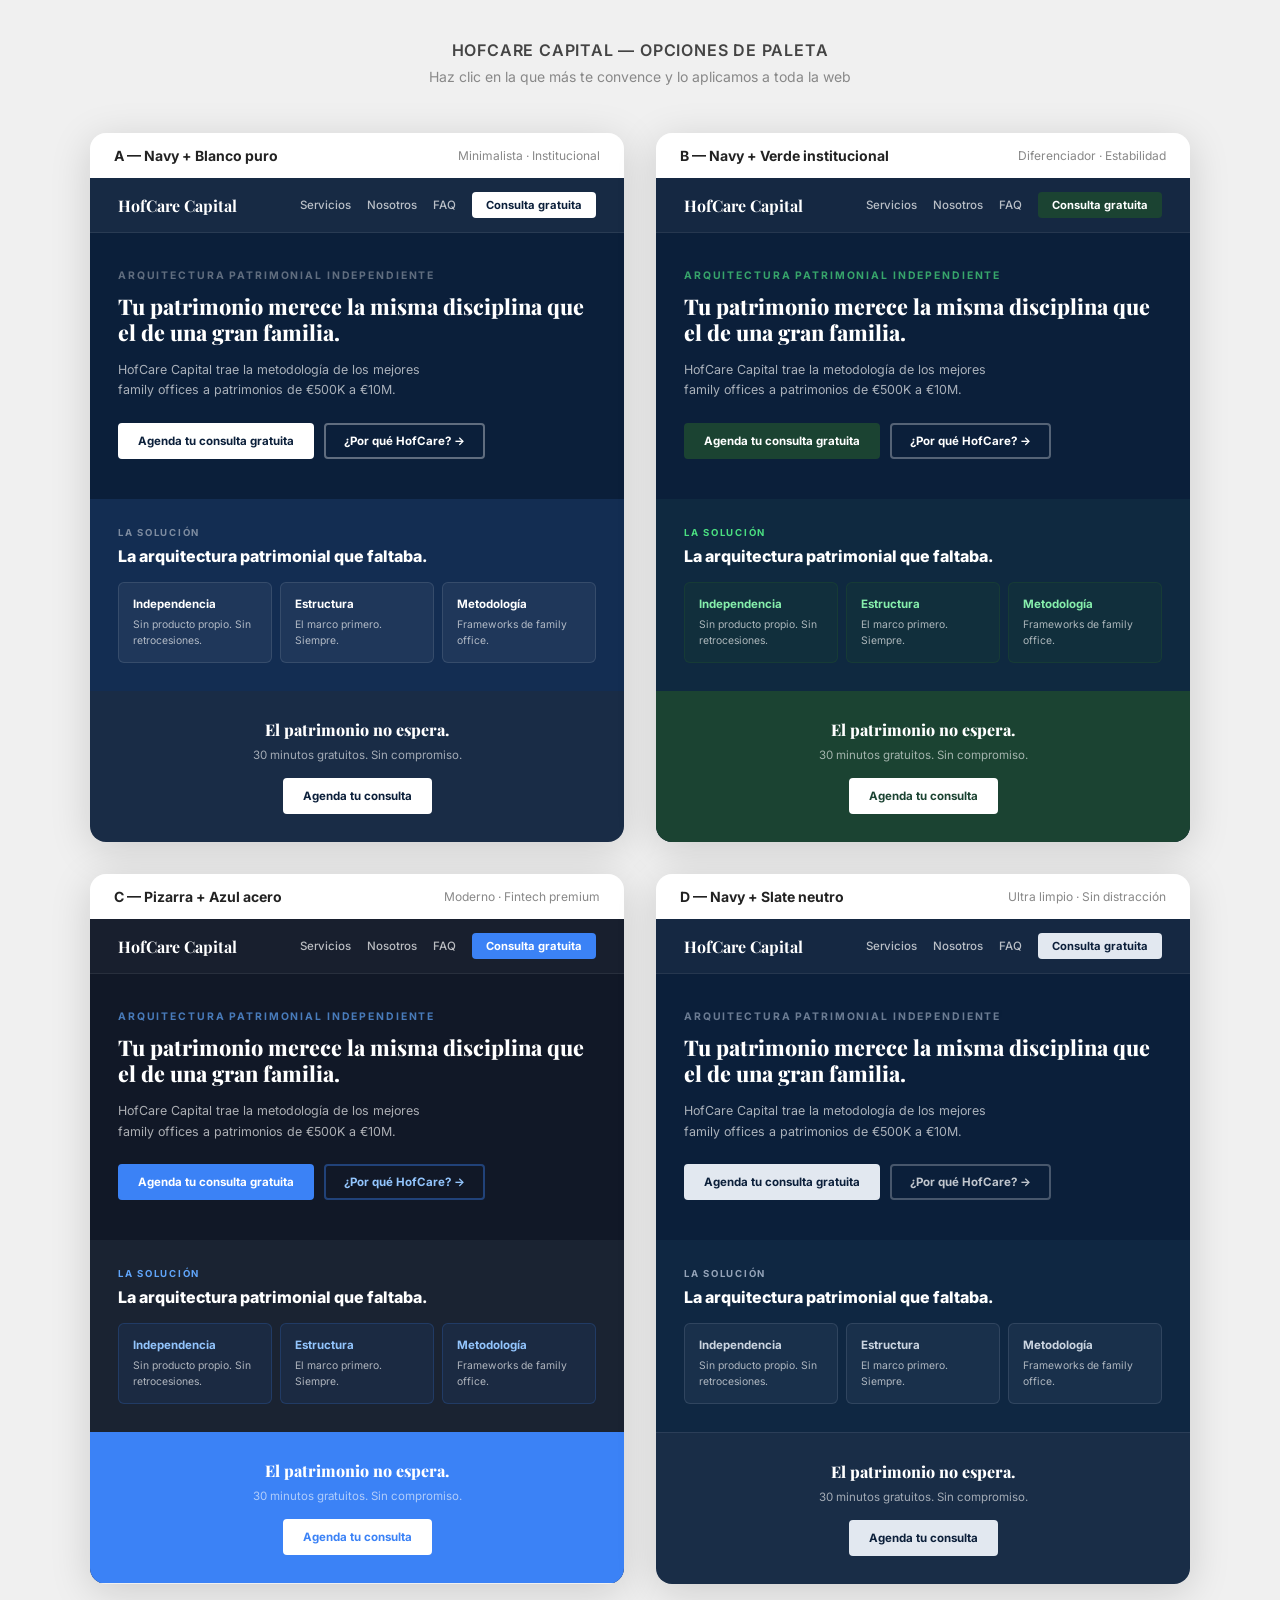
<file: paletas.html>
<!DOCTYPE html>
<html lang="es">
<head>
  <meta charset="UTF-8"/>
  <meta name="viewport" content="width=device-width, initial-scale=1.0"/>
  <title>HofCare Capital — Opciones de Color</title>
  <link rel="preconnect" href="https://fonts.googleapis.com"/>
  <link href="https://fonts.googleapis.com/css2?family=Inter:wght@400;500;600;700;800&family=Playfair+Display:wght@700;800&display=swap" rel="stylesheet"/>
  <style>
    * { box-sizing: border-box; margin: 0; padding: 0; }
    body { font-family: 'Inter', sans-serif; background: #F0F0F0; padding: 40px 24px; }

    h1 { text-align: center; font-size: 1rem; font-weight: 600; color: #444; margin-bottom: 8px; letter-spacing: 0.05em; text-transform: uppercase; }
    .subtitle { text-align: center; font-size: 0.875rem; color: #888; margin-bottom: 48px; }

    .grid { display: grid; grid-template-columns: repeat(2, 1fr); gap: 32px; max-width: 1100px; margin: 0 auto; }

    .option { border-radius: 16px; overflow: hidden; box-shadow: 0 8px 40px rgba(0,0,0,0.15); }
    .option__label { background: white; padding: 14px 24px; display: flex; align-items: center; justify-content: space-between; }
    .option__label h2 { font-size: 0.875rem; font-weight: 700; color: #222; }
    .option__label span { font-size: 0.75rem; color: #888; }

    /* ── PREVIEW MINI SITE ── */
    .preview { }

    /* NAV */
    .p-nav { padding: 14px 28px; display: flex; align-items: center; justify-content: space-between; }
    .p-logo { font-family: 'Playfair Display', serif; font-size: 1rem; font-weight: 700; }
    .p-nav-links { display: flex; gap: 16px; align-items: center; }
    .p-nav-links span { font-size: 0.72rem; font-weight: 500; opacity: 0.7; }
    .p-btn-sm { font-size: 0.7rem; font-weight: 700; padding: 6px 14px; border-radius: 4px; }

    /* HERO */
    .p-hero { padding: 36px 28px 40px; }
    .p-eyebrow { font-size: 0.65rem; font-weight: 700; letter-spacing: 0.18em; text-transform: uppercase; margin-bottom: 12px; opacity: 0.7; }
    .p-headline { font-family: 'Playfair Display', serif; font-size: 1.35rem; font-weight: 800; line-height: 1.2; margin-bottom: 14px; }
    .p-sub { font-size: 0.78rem; line-height: 1.65; margin-bottom: 22px; opacity: 0.65; max-width: 340px; }
    .p-ctas { display: flex; gap: 10px; flex-wrap: wrap; }
    .p-btn { font-size: 0.72rem; font-weight: 700; padding: 9px 18px; border-radius: 4px; border: 2px solid transparent; }

    /* SECTION */
    .p-section { padding: 28px 28px; }
    .p-section-label { font-size: 0.6rem; font-weight: 700; letter-spacing: 0.18em; text-transform: uppercase; margin-bottom: 8px; }
    .p-section-title { font-size: 1rem; font-weight: 800; margin-bottom: 16px; line-height: 1.25; }
    .p-cards { display: grid; grid-template-columns: repeat(3, 1fr); gap: 8px; }
    .p-card { border-radius: 6px; padding: 14px; border: 1px solid; }
    .p-card h4 { font-size: 0.72rem; font-weight: 700; margin-bottom: 6px; }
    .p-card p { font-size: 0.65rem; line-height: 1.5; opacity: 0.65; }

    /* DIVIDER */
    .p-div { height: 1px; margin: 0 28px; opacity: 0.12; background: currentColor; }

    /* CTA BANNER */
    .p-cta-banner { padding: 28px; text-align: center; }
    .p-cta-banner h3 { font-family: 'Playfair Display', serif; font-size: 1rem; font-weight: 800; margin-bottom: 8px; }
    .p-cta-banner p { font-size: 0.72rem; opacity: 0.6; margin-bottom: 16px; }

    /* ══════════════════════════════════════════
       PALETTE A — Navy + Blanco puro (Minimal)
    ══════════════════════════════════════════ */
    .pal-a { background: #0B1F3A; color: white; }
    .pal-a .p-nav { background: rgba(255,255,255,0.05); border-bottom: 1px solid rgba(255,255,255,0.08); }
    .pal-a .p-logo { color: white; }
    .pal-a .p-btn-sm { background: white; color: #0B1F3A; border-radius: 4px; }
    .pal-a .p-eyebrow { color: rgba(255,255,255,0.5); }
    .pal-a .p-headline { color: white; }
    .pal-a .p-section-label { color: rgba(255,255,255,0.45); }
    .pal-a .p-section-title { color: white; }
    .pal-a .p-section { background: #132d52; }
    .pal-a .p-card { background: rgba(255,255,255,0.05); border-color: rgba(255,255,255,0.1); color: white; }
    .pal-a .p-card h4 { color: white; }
    .pal-a .p-btn-primary { background: white; color: #0B1F3A; border-color: white; }
    .pal-a .p-btn-secondary { background: transparent; color: white; border-color: rgba(255,255,255,0.35); }
    .pal-a .p-cta-banner { background: rgba(255,255,255,0.06); }
    .pal-a .p-cta-banner h3 { color: white; }
    .pal-a .p-cta-banner-btn { background: white; color: #0B1F3A; border-color: white; }

    /* ══════════════════════════════════════════
       PALETTE B — Navy + Verde Pizarra
    ══════════════════════════════════════════ */
    .pal-b { background: #0B1F3A; color: white; }
    .pal-b .p-nav { background: rgba(255,255,255,0.04); border-bottom: 1px solid rgba(255,255,255,0.07); }
    .pal-b .p-logo { color: white; }
    .pal-b .p-btn-sm { background: #1B4332; color: white; }
    .pal-b .p-eyebrow { color: #4ade80; letter-spacing: 0.18em; }
    .pal-b .p-headline { color: white; }
    .pal-b .p-section-label { color: #4ade80; }
    .pal-b .p-section-title { color: white; }
    .pal-b .p-section { background: #0f2940; }
    .pal-b .p-card { background: rgba(27,67,50,0.25); border-color: rgba(27,67,50,0.6); color: white; }
    .pal-b .p-card h4 { color: #86efac; }
    .pal-b .p-btn-primary { background: #1B4332; color: white; border-color: #1B4332; }
    .pal-b .p-btn-secondary { background: transparent; color: white; border-color: rgba(255,255,255,0.3); }
    .pal-b .p-cta-banner { background: #1B4332; }
    .pal-b .p-cta-banner h3 { color: white; }
    .pal-b .p-cta-banner-btn { background: white; color: #1B4332; border-color: white; }

    /* ══════════════════════════════════════════
       PALETTE C — Gris Pizarra + Azul Acero
    ══════════════════════════════════════════ */
    .pal-c { background: #111827; color: white; }
    .pal-c .p-nav { background: rgba(255,255,255,0.03); border-bottom: 1px solid rgba(255,255,255,0.07); }
    .pal-c .p-logo { color: white; }
    .pal-c .p-btn-sm { background: #3B82F6; color: white; }
    .pal-c .p-eyebrow { color: #60a5fa; }
    .pal-c .p-headline { color: white; }
    .pal-c .p-section-label { color: #60a5fa; }
    .pal-c .p-section-title { color: white; }
    .pal-c .p-section { background: #1a2332; }
    .pal-c .p-card { background: rgba(59,130,246,0.08); border-color: rgba(59,130,246,0.2); color: white; }
    .pal-c .p-card h4 { color: #93c5fd; }
    .pal-c .p-btn-primary { background: #3B82F6; color: white; border-color: #3B82F6; }
    .pal-c .p-btn-secondary { background: transparent; color: #93c5fd; border-color: rgba(59,130,246,0.4); }
    .pal-c .p-cta-banner { background: #3B82F6; }
    .pal-c .p-cta-banner h3 { color: white; }
    .pal-c .p-cta-banner-btn { background: white; color: #3B82F6; border-color: white; }

    /* ══════════════════════════════════════════
       PALETTE D — Navy + Slate (sin acento, ultra limpio)
    ══════════════════════════════════════════ */
    .pal-d { background: #0B1F3A; color: white; }
    .pal-d .p-nav { background: rgba(255,255,255,0.04); border-bottom: 1px solid rgba(255,255,255,0.07); }
    .pal-d .p-logo { color: white; }
    .pal-d .p-btn-sm { background: #E2E8F0; color: #0B1F3A; }
    .pal-d .p-eyebrow { color: #94a3b8; }
    .pal-d .p-headline { color: white; }
    .pal-d .p-section-label { color: #94a3b8; }
    .pal-d .p-section-title { color: white; }
    .pal-d .p-section { background: #0f2742; }
    .pal-d .p-card { background: rgba(148,163,184,0.08); border-color: rgba(148,163,184,0.18); color: white; }
    .pal-d .p-card h4 { color: #CBD5E1; }
    .pal-d .p-btn-primary { background: #E2E8F0; color: #0B1F3A; border-color: #E2E8F0; }
    .pal-d .p-btn-secondary { background: transparent; color: rgba(255,255,255,0.75); border-color: rgba(255,255,255,0.25); }
    .pal-d .p-cta-banner { background: rgba(148,163,184,0.1); border-top: 1px solid rgba(148,163,184,0.15); }
    .pal-d .p-cta-banner h3 { color: white; }
    .pal-d .p-cta-banner-btn { background: #E2E8F0; color: #0B1F3A; border-color: #E2E8F0; }

    @media (max-width: 768px) {
      .grid { grid-template-columns: 1fr; }
    }
  </style>
</head>
<body>

<h1>HofCare Capital — Opciones de Paleta</h1>
<p class="subtitle">Haz clic en la que más te convence y lo aplicamos a toda la web</p>

<div class="grid">

  <!-- ── OPCIÓN A: NAVY + BLANCO PURO ── -->
  <div class="option">
    <div class="option__label">
      <h2>A — Navy + Blanco puro</h2>
      <span>Minimalista · Institucional</span>
    </div>
    <div class="preview pal-a">
      <nav class="p-nav">
        <div class="p-logo">HofCare Capital</div>
        <div class="p-nav-links">
          <span>Servicios</span><span>Nosotros</span><span>FAQ</span>
          <div class="p-btn-sm">Consulta gratuita</div>
        </div>
      </nav>
      <div class="p-hero">
        <p class="p-eyebrow">Arquitectura Patrimonial Independiente</p>
        <h2 class="p-headline">Tu patrimonio merece la misma disciplina que el de una gran familia.</h2>
        <p class="p-sub">HofCare Capital trae la metodología de los mejores family offices a patrimonios de €500K a €10M.</p>
        <div class="p-ctas">
          <div class="p-btn p-btn-primary">Agenda tu consulta gratuita</div>
          <div class="p-btn p-btn-secondary">¿Por qué HofCare? →</div>
        </div>
      </div>
      <div class="p-section">
        <p class="p-section-label">La solución</p>
        <p class="p-section-title">La arquitectura patrimonial que faltaba.</p>
        <div class="p-cards">
          <div class="p-card"><h4>Independencia</h4><p>Sin producto propio. Sin retrocesiones.</p></div>
          <div class="p-card"><h4>Estructura</h4><p>El marco primero. Siempre.</p></div>
          <div class="p-card"><h4>Metodología</h4><p>Frameworks de family office.</p></div>
        </div>
      </div>
      <div class="p-cta-banner">
        <h3>El patrimonio no espera.</h3>
        <p>30 minutos gratuitos. Sin compromiso.</p>
        <div class="p-btn p-cta-banner-btn" style="display:inline-block;">Agenda tu consulta</div>
      </div>
    </div>
  </div>

  <!-- ── OPCIÓN B: NAVY + VERDE PIZARRA ── -->
  <div class="option">
    <div class="option__label">
      <h2>B — Navy + Verde institucional</h2>
      <span>Diferenciador · Estabilidad</span>
    </div>
    <div class="preview pal-b">
      <nav class="p-nav">
        <div class="p-logo">HofCare Capital</div>
        <div class="p-nav-links">
          <span>Servicios</span><span>Nosotros</span><span>FAQ</span>
          <div class="p-btn-sm">Consulta gratuita</div>
        </div>
      </nav>
      <div class="p-hero">
        <p class="p-eyebrow">Arquitectura Patrimonial Independiente</p>
        <h2 class="p-headline">Tu patrimonio merece la misma disciplina que el de una gran familia.</h2>
        <p class="p-sub">HofCare Capital trae la metodología de los mejores family offices a patrimonios de €500K a €10M.</p>
        <div class="p-ctas">
          <div class="p-btn p-btn-primary">Agenda tu consulta gratuita</div>
          <div class="p-btn p-btn-secondary">¿Por qué HofCare? →</div>
        </div>
      </div>
      <div class="p-section">
        <p class="p-section-label">La solución</p>
        <p class="p-section-title">La arquitectura patrimonial que faltaba.</p>
        <div class="p-cards">
          <div class="p-card"><h4>Independencia</h4><p>Sin producto propio. Sin retrocesiones.</p></div>
          <div class="p-card"><h4>Estructura</h4><p>El marco primero. Siempre.</p></div>
          <div class="p-card"><h4>Metodología</h4><p>Frameworks de family office.</p></div>
        </div>
      </div>
      <div class="p-cta-banner">
        <h3>El patrimonio no espera.</h3>
        <p>30 minutos gratuitos. Sin compromiso.</p>
        <div class="p-btn p-cta-banner-btn" style="display:inline-block;">Agenda tu consulta</div>
      </div>
    </div>
  </div>

  <!-- ── OPCIÓN C: PIZARRA + AZUL ACERO ── -->
  <div class="option">
    <div class="option__label">
      <h2>C — Pizarra + Azul acero</h2>
      <span>Moderno · Fintech premium</span>
    </div>
    <div class="preview pal-c">
      <nav class="p-nav">
        <div class="p-logo">HofCare Capital</div>
        <div class="p-nav-links">
          <span>Servicios</span><span>Nosotros</span><span>FAQ</span>
          <div class="p-btn-sm">Consulta gratuita</div>
        </div>
      </nav>
      <div class="p-hero">
        <p class="p-eyebrow">Arquitectura Patrimonial Independiente</p>
        <h2 class="p-headline">Tu patrimonio merece la misma disciplina que el de una gran familia.</h2>
        <p class="p-sub">HofCare Capital trae la metodología de los mejores family offices a patrimonios de €500K a €10M.</p>
        <div class="p-ctas">
          <div class="p-btn p-btn-primary">Agenda tu consulta gratuita</div>
          <div class="p-btn p-btn-secondary">¿Por qué HofCare? →</div>
        </div>
      </div>
      <div class="p-section">
        <p class="p-section-label">La solución</p>
        <p class="p-section-title">La arquitectura patrimonial que faltaba.</p>
        <div class="p-cards">
          <div class="p-card"><h4>Independencia</h4><p>Sin producto propio. Sin retrocesiones.</p></div>
          <div class="p-card"><h4>Estructura</h4><p>El marco primero. Siempre.</p></div>
          <div class="p-card"><h4>Metodología</h4><p>Frameworks de family office.</p></div>
        </div>
      </div>
      <div class="p-cta-banner">
        <h3>El patrimonio no espera.</h3>
        <p>30 minutos gratuitos. Sin compromiso.</p>
        <div class="p-btn p-cta-banner-btn" style="display:inline-block;">Agenda tu consulta</div>
      </div>
    </div>
  </div>

  <!-- ── OPCIÓN D: NAVY + SLATE NEUTRO ── -->
  <div class="option">
    <div class="option__label">
      <h2>D — Navy + Slate neutro</h2>
      <span>Ultra limpio · Sin distracción</span>
    </div>
    <div class="preview pal-d">
      <nav class="p-nav">
        <div class="p-logo">HofCare Capital</div>
        <div class="p-nav-links">
          <span>Servicios</span><span>Nosotros</span><span>FAQ</span>
          <div class="p-btn-sm">Consulta gratuita</div>
        </div>
      </nav>
      <div class="p-hero">
        <p class="p-eyebrow">Arquitectura Patrimonial Independiente</p>
        <h2 class="p-headline">Tu patrimonio merece la misma disciplina que el de una gran familia.</h2>
        <p class="p-sub">HofCare Capital trae la metodología de los mejores family offices a patrimonios de €500K a €10M.</p>
        <div class="p-ctas">
          <div class="p-btn p-btn-primary">Agenda tu consulta gratuita</div>
          <div class="p-btn p-btn-secondary">¿Por qué HofCare? →</div>
        </div>
      </div>
      <div class="p-section">
        <p class="p-section-label">La solución</p>
        <p class="p-section-title">La arquitectura patrimonial que faltaba.</p>
        <div class="p-cards">
          <div class="p-card"><h4>Independencia</h4><p>Sin producto propio. Sin retrocesiones.</p></div>
          <div class="p-card"><h4>Estructura</h4><p>El marco primero. Siempre.</p></div>
          <div class="p-card"><h4>Metodología</h4><p>Frameworks de family office.</p></div>
        </div>
      </div>
      <div class="p-cta-banner">
        <h3>El patrimonio no espera.</h3>
        <p>30 minutos gratuitos. Sin compromiso.</p>
        <div class="p-btn p-cta-banner-btn" style="display:inline-block;">Agenda tu consulta</div>
      </div>
    </div>
  </div>

</div>

</body>
</html>
</file>
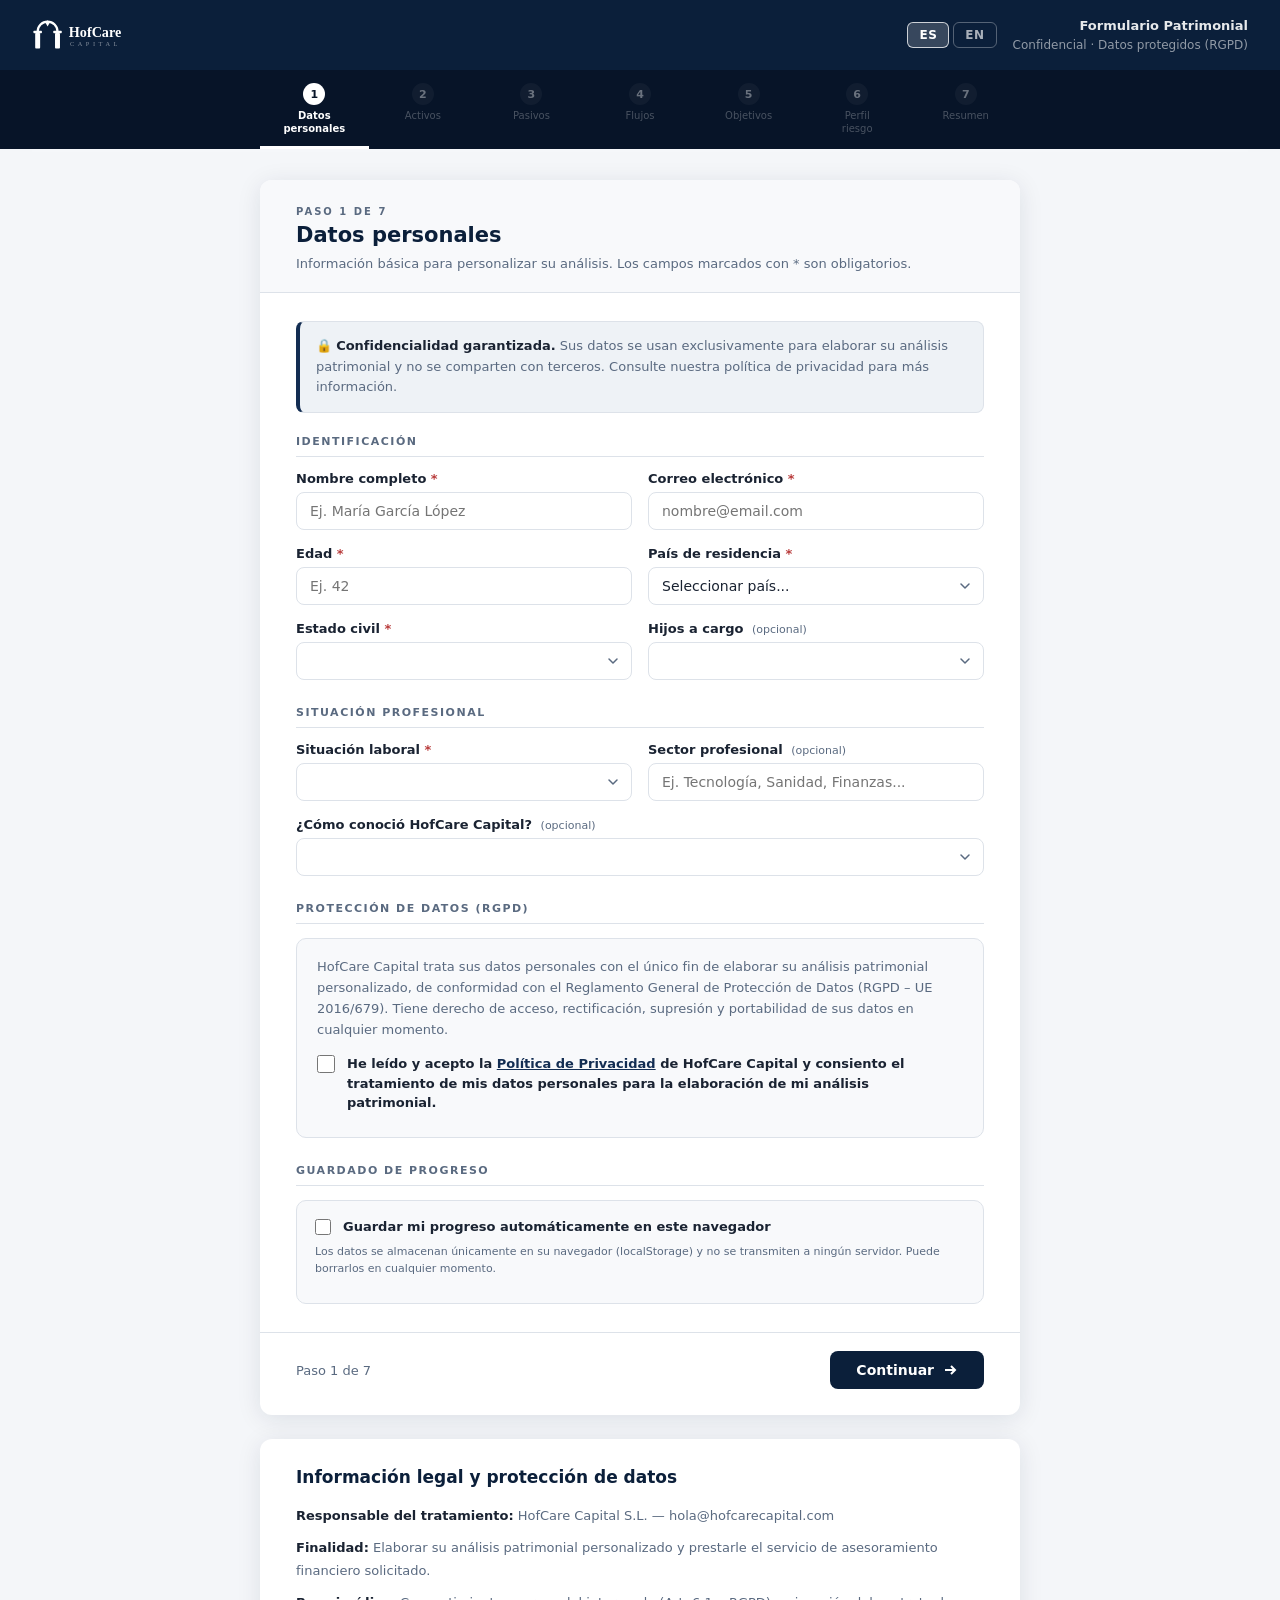
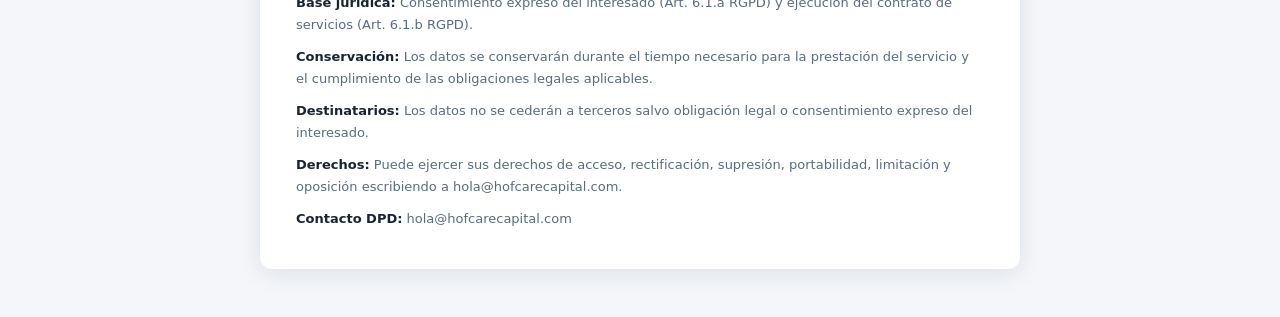
<file: hofcare-web/onboarding.html>
<!DOCTYPE html>
<html lang="es">
<head>
<meta charset="UTF-8"/>
<meta name="viewport" content="width=device-width, initial-scale=1.0"/>
<title id="pageTitle">Formulario de Onboarding · HofCare Capital</title>
<link rel="icon" type="image/svg+xml" href="data:image/svg+xml,%3Csvg xmlns='http://www.w3.org/2000/svg' viewBox='0 0 54 56'%3E%3Crect width='54' height='56' rx='6' fill='%230B1F3A'/%3E%3Crect x='4' y='24' width='13' height='4.5' rx='1.2' fill='white'/%3E%3Crect x='7' y='27.5' width='7' height='24' rx='1.5' fill='white'/%3E%3Crect x='37' y='24' width='13' height='4.5' rx='1.2' fill='white'/%3E%3Crect x='40' y='27.5' width='7' height='24' rx='1.5' fill='white'/%3E%3Cpath d='M10.5 25.5 A16.5 16.5 0 0 1 43.5 25.5' stroke='white' stroke-width='3.5' fill='none' stroke-linecap='round'/%3E%3Cpolygon points='27,5 30,10 27,15 24,10' fill='white'/%3E%3C/svg%3E"/>
<style>
:root{
  --navy:#0B1F3A;--navy-mid:#132d52;--navy-dark:#071428;--navy-light:#EEF2F6;
  --white:#FFFFFF;--off-white:#F8F9FB;--border:#DDE2E9;--dark:#1A2332;
  --mid:#5A6A80;--light:#F4F6F9;--green:#1E7F5E;--red:#B83A3A;
  --radius:12px;--shadow:0 4px 24px rgba(11,31,58,.10);
}
*{box-sizing:border-box;margin:0;padding:0}
body{font-family:'Segoe UI',system-ui,sans-serif;background:var(--light);color:var(--dark);min-height:100vh;display:flex;flex-direction:column}
a{color:inherit;text-decoration:none}

/* HEADER */
.header{background:var(--navy);padding:16px 32px;display:flex;align-items:center;justify-content:space-between;flex-shrink:0}
.header-logo svg{height:34px;width:auto;display:block}
.header-right{display:flex;align-items:center;gap:16px}
.header-badge{font-size:12px;color:rgba(255,255,255,.55);text-align:right;line-height:1.5}
.header-badge strong{color:rgba(255,255,255,.9);font-weight:600;display:block;font-size:13px}

/* LANG SELECTOR */
.lang-sel{display:flex;gap:4px}
.lang-btn{background:none;border:1.5px solid rgba(255,255,255,.3);color:rgba(255,255,255,.65);font-size:12px;font-weight:700;padding:5px 11px;border-radius:6px;cursor:pointer;font-family:inherit;transition:all .15s;letter-spacing:.5px}
.lang-btn.active{background:rgba(255,255,255,.18);border-color:rgba(255,255,255,.75);color:white}
.lang-btn:hover:not(.active){border-color:rgba(255,255,255,.55);color:rgba(255,255,255,.85)}

/* AUTOSAVE TOAST */
.toast{position:fixed;bottom:24px;right:24px;background:var(--navy);color:white;font-size:13px;font-weight:600;padding:10px 18px;border-radius:8px;box-shadow:0 4px 16px rgba(11,31,58,.3);transform:translateY(80px);opacity:0;transition:all .3s ease;z-index:999;display:flex;align-items:center;gap:8px}
.toast.visible{transform:translateY(0);opacity:1}
.toast-dot{width:8px;height:8px;border-radius:50%;background:#4ade80;flex-shrink:0}

/* RESTORE BANNER */
.restore-banner{background:var(--navy-light);border:1px solid var(--border);border-left:4px solid var(--navy-mid);border-radius:8px;padding:13px 18px;font-size:13px;color:var(--dark);margin-bottom:20px;display:none;align-items:center;justify-content:space-between;gap:12px}
.restore-banner.visible{display:flex}
.restore-banner-left{display:flex;align-items:center;gap:10px;font-weight:600}
.restore-banner-actions{display:flex;gap:8px;flex-shrink:0}
.btn-restore-yes{background:var(--navy);color:white;border:none;border-radius:6px;padding:7px 14px;font-size:12px;font-weight:700;cursor:pointer;font-family:inherit}
.btn-restore-no{background:none;border:1.5px solid var(--border);color:var(--mid);border-radius:6px;padding:7px 14px;font-size:12px;font-weight:600;cursor:pointer;font-family:inherit}

/* PROGRESS */
.progress-wrap{background:var(--navy-dark);padding:0 32px}
.progress-steps{display:flex;align-items:stretch;max-width:760px;margin:0 auto}
.progress-step{flex:1;padding:13px 6px 11px;text-align:center;border-bottom:3px solid transparent;transition:border-color .2s,opacity .2s;opacity:.4;user-select:none}
.progress-step.active{border-color:var(--white);opacity:1}
.progress-step.done{border-color:rgba(255,255,255,.35);opacity:.7;cursor:pointer}
.progress-step .step-num{display:inline-flex;align-items:center;justify-content:center;width:22px;height:22px;border-radius:50%;background:rgba(255,255,255,.1);color:white;font-size:11px;font-weight:700;margin-bottom:4px}
.progress-step.done .step-num{background:var(--navy-light);color:var(--navy-dark)}
.progress-step.active .step-num{background:var(--white);color:var(--navy-dark)}
.progress-step .step-label{font-size:10px;color:rgba(255,255,255,.65);line-height:1.3;display:block}
.progress-step.active .step-label{color:white;font-weight:600}
.progress-bar-track{background:rgba(255,255,255,.08);height:3px;margin:0 32px}
.progress-bar-fill{height:100%;background:var(--white);transition:width .4s ease}

/* MAIN */
.main{flex:1;padding:28px 16px 48px;display:flex;flex-direction:column;align-items:center;gap:24px}
.form-card{background:var(--white);border-radius:var(--radius);box-shadow:var(--shadow);width:100%;max-width:760px;overflow:hidden}

/* SECTION HEADER */
.section-header{padding:26px 36px 18px;border-bottom:1px solid var(--border);background:var(--off-white)}
.section-tag{font-size:10px;font-weight:700;letter-spacing:2px;color:var(--mid);text-transform:uppercase;margin-bottom:5px}
.section-title{font-size:21px;font-weight:700;color:var(--navy);line-height:1.3}
.section-subtitle{font-size:13px;color:var(--mid);margin-top:5px;line-height:1.5}

/* FORM BODY */
.form-body{padding:28px 36px}

/* FIELD GROUPS */
.field-group{margin-bottom:26px}
.field-group-title{font-size:11px;font-weight:700;letter-spacing:1.5px;color:var(--mid);text-transform:uppercase;margin-bottom:14px;padding-bottom:8px;border-bottom:1px solid var(--border)}
.grid-2{display:grid;grid-template-columns:1fr 1fr;gap:16px}
.grid-3{display:grid;grid-template-columns:1fr 1fr 1fr;gap:16px}
.full{grid-column:1/-1}

/* LABELS */
label{display:block;font-size:13px;font-weight:600;color:var(--dark);margin-bottom:6px}
label .opt{font-weight:400;color:var(--mid);font-size:11px;margin-left:4px}
label.req::after{content:' *';color:var(--red);font-weight:700}

/* INPUTS */
input[type="text"],input[type="number"],input[type="email"],select,textarea{
  width:100%;padding:10px 13px;border:1.5px solid var(--border);border-radius:8px;
  font-size:14px;color:var(--dark);background:var(--white);
  transition:border-color .15s,box-shadow .15s;
  -webkit-appearance:none;appearance:none;outline:none;font-family:inherit
}
input:focus,select:focus,textarea:focus{border-color:var(--navy-mid);box-shadow:0 0 0 3px rgba(19,45,82,.1)}
select{background-image:url("data:image/svg+xml,%3Csvg xmlns='http://www.w3.org/2000/svg' viewBox='0 0 16 16'%3E%3Cpath d='M4 6l4 4 4-4' stroke='%235A6A80' stroke-width='1.5' fill='none' stroke-linecap='round' stroke-linejoin='round'/%3E%3C/svg%3E");background-repeat:no-repeat;background-position:right 10px center;background-size:16px;padding-right:34px}
textarea{resize:vertical;min-height:90px;line-height:1.5}

/* VALIDATION */
.field-error{border-color:var(--red)!important;box-shadow:0 0 0 3px rgba(184,58,58,.1)!important}
.err-msg{font-size:12px;color:var(--red);margin-top:5px;display:none;font-weight:500}
.err-msg.show{display:block}

/* CURRENCY */
.currency-wrap{position:relative}
.currency-wrap .currency-sym{position:absolute;left:11px;top:50%;transform:translateY(-50%);font-size:14px;color:var(--mid);pointer-events:none}
.currency-wrap input{padding-left:26px}

/* RANGE */
.range-wrap{padding-top:4px}
input[type="range"]{width:100%;-webkit-appearance:none;height:6px;border-radius:3px;background:var(--border);outline:none;cursor:pointer;border:none;padding:0;box-shadow:none}
input[type="range"]::-webkit-slider-thumb{-webkit-appearance:none;width:20px;height:20px;border-radius:50%;background:var(--navy);border:3px solid white;box-shadow:0 2px 6px rgba(11,31,58,.3);cursor:pointer}
input[type="range"]:focus{box-shadow:none}
.range-labels{display:flex;justify-content:space-between;font-size:11px;color:var(--mid);margin-top:6px}
.range-value{font-size:14px;font-weight:700;color:var(--navy);margin-top:4px;text-align:center}

/* RISK CARDS */
.risk-cards{display:grid;grid-template-columns:repeat(3,1fr);gap:12px}
.risk-card{border:2px solid var(--border);border-radius:10px;padding:16px 14px;cursor:pointer;transition:border-color .2s,background .2s;text-align:center;position:relative}
.risk-card input[type="radio"]{position:absolute;opacity:0;pointer-events:none}
.risk-card:hover{border-color:var(--navy-mid);background:var(--off-white)}
.risk-card.selected{border-color:var(--navy);background:var(--navy-light)}
.risk-card .risk-icon{font-size:28px;margin-bottom:8px;display:block}
.risk-card .risk-name{font-size:13px;font-weight:700;color:var(--dark);margin-bottom:4px}
.risk-card .risk-desc{font-size:11px;color:var(--mid);line-height:1.4}
.risk-error-msg{font-size:12px;color:var(--red);margin-top:10px;font-weight:500;display:none}
.risk-error-msg.show{display:block}

/* ASSET ROWS */
.asset-row{display:grid;grid-template-columns:1fr 155px 125px auto;gap:10px;align-items:center;margin-bottom:10px}
.asset-row-header{display:grid;grid-template-columns:1fr 155px 125px auto;gap:10px;margin-bottom:6px}
.asset-row-header span{font-size:11px;font-weight:600;color:var(--mid);text-transform:uppercase;letter-spacing:.8px}
.btn-remove{width:32px;height:32px;border:none;background:none;color:var(--mid);cursor:pointer;font-size:18px;border-radius:6px;display:flex;align-items:center;justify-content:center;transition:background .15s,color .15s;flex-shrink:0}
.btn-remove:hover{background:#fef2f2;color:var(--red)}
.btn-add-row{display:inline-flex;align-items:center;gap:6px;font-size:13px;font-weight:600;color:var(--navy-mid);background:none;border:1.5px dashed var(--border);border-radius:8px;padding:8px 14px;cursor:pointer;transition:border-color .15s,background .15s;margin-top:4px}
.btn-add-row:hover{border-color:var(--navy-mid);background:var(--off-white)}

/* OBJ TAGS */
.obj-tags{display:flex;flex-wrap:wrap;gap:8px;margin-bottom:6px}
.obj-tag{display:inline-flex;align-items:center;gap:5px;padding:7px 13px;border:1.5px solid var(--border);border-radius:20px;font-size:13px;cursor:pointer;transition:all .15s;background:var(--white);color:var(--dark);user-select:none}
.obj-tag input[type="checkbox"]{display:none}
.obj-tag:hover{border-color:var(--navy-mid);background:var(--off-white)}
.obj-tag.selected{border-color:var(--navy);background:var(--navy);color:white}

/* INFO / GDPR BOX */
.info-box{background:var(--navy-light);border:1px solid var(--border);border-left:4px solid var(--navy-mid);border-radius:8px;padding:14px 16px;font-size:13px;color:var(--mid);line-height:1.6;margin-bottom:22px}
.info-box strong{color:var(--dark)}
.gdpr-box{background:var(--off-white);border:1.5px solid var(--border);border-radius:10px;padding:18px 20px;margin-top:8px}
.gdpr-box p{font-size:13px;color:var(--mid);line-height:1.6;margin-bottom:14px}
.gdpr-check-row{display:flex;align-items:flex-start;gap:12px;cursor:pointer}
.gdpr-check-row input[type="checkbox"]{width:18px;height:18px;flex-shrink:0;margin-top:1px;cursor:pointer;accent-color:var(--navy)}
.gdpr-check-row span{font-size:13px;color:var(--dark);line-height:1.5}
.gdpr-check-row a{color:var(--navy-mid);text-decoration:underline;font-weight:600}
.gdpr-error{font-size:12px;color:var(--red);margin-top:8px;font-weight:500;display:none}
.gdpr-error.show{display:block}

/* AUTOSAVE BOX */
.autosave-box{background:var(--off-white);border:1px solid var(--border);border-radius:10px;padding:16px 18px}
.autosave-check-row{display:flex;align-items:flex-start;gap:12px;cursor:pointer;margin-bottom:6px}
.autosave-check-row input{width:16px;height:16px;flex-shrink:0;margin-top:2px;cursor:pointer;accent-color:var(--navy-mid)}
.autosave-check-row span{font-size:13px;color:var(--dark);line-height:1.5}
.autosave-note{font-size:11px;color:var(--mid);line-height:1.5;margin-top:8px}
.autosave-footer{display:flex;align-items:center;justify-content:flex-end;margin-top:10px}
.btn-clear-save{background:none;border:none;font-size:11px;color:var(--red);cursor:pointer;font-family:inherit;font-weight:600;text-decoration:underline;padding:0;display:none}
.btn-clear-save.visible{display:inline}

/* NAV */
.form-nav{padding:18px 36px 26px;display:flex;align-items:center;justify-content:space-between;border-top:1px solid var(--border)}
.btn-back{background:none;border:1.5px solid var(--border);color:var(--mid);font-size:14px;font-weight:600;padding:10px 22px;border-radius:8px;cursor:pointer;transition:all .15s;font-family:inherit;display:flex;align-items:center;gap:6px}
.btn-back:hover{border-color:var(--dark);color:var(--dark)}
.btn-next{background:var(--navy);color:white;border:none;font-size:14px;font-weight:700;padding:11px 26px;border-radius:8px;cursor:pointer;transition:background .15s;font-family:inherit;display:flex;align-items:center;gap:8px}
.btn-next:hover{background:var(--navy-mid)}
.step-counter{font-size:13px;color:var(--mid)}

/* SUMMARY */
.summary-section{margin-bottom:22px}
.summary-section-title{font-size:11px;font-weight:700;letter-spacing:1.5px;color:var(--mid);text-transform:uppercase;margin-bottom:10px}
.summary-table{width:100%;border-collapse:collapse}
.summary-table td{padding:9px 0;border-bottom:1px solid var(--border);font-size:14px;vertical-align:top}
.summary-table td:first-child{color:var(--mid);width:44%;font-size:13px}
.summary-table td:last-child{font-weight:600;color:var(--dark);padding-left:12px}
.summary-kpis{display:grid;grid-template-columns:repeat(3,1fr);gap:14px;margin-bottom:22px}
.summary-kpi{background:var(--off-white);border:1px solid var(--border);border-radius:10px;padding:16px;text-align:center}
.summary-kpi .kpi-label{font-size:11px;color:var(--mid);font-weight:600;text-transform:uppercase;letter-spacing:.8px;margin-bottom:6px}
.summary-kpi .kpi-value{font-size:20px;font-weight:800;color:var(--navy)}
.summary-kpi.positive .kpi-value{color:var(--green)}
.summary-kpi.negative .kpi-value{color:var(--red)}
.btn-copy-json,.btn-print{display:inline-flex;align-items:center;gap:8px;font-size:14px;font-weight:600;padding:11px 20px;border-radius:8px;cursor:pointer;border:none;font-family:inherit;transition:all .15s}
.btn-copy-json{background:var(--navy);color:white}
.btn-copy-json:hover{background:var(--navy-mid)}
.btn-print{background:var(--off-white);color:var(--dark);border:1.5px solid var(--border)}
.btn-print:hover{background:var(--border)}
.copy-success{background:#f0fdf4;border:1.5px solid #86efac;border-radius:8px;padding:13px 18px;font-size:13px;font-weight:600;color:#166534;margin-bottom:16px;display:none;align-items:center;gap:10px}
.copy-success.visible{display:flex}
.final-note{background:linear-gradient(135deg,var(--navy),var(--navy-mid));border-radius:10px;padding:24px;color:white;text-align:center;margin-top:22px}
.final-note h3{font-size:17px;font-weight:700;margin-bottom:8px}
.final-note p{font-size:13px;color:rgba(255,255,255,.7);line-height:1.6}

/* LEGAL SECTION */
.legal-section{background:var(--white);border-radius:var(--radius);box-shadow:var(--shadow);width:100%;max-width:760px;padding:28px 36px;scroll-margin-top:24px}
.legal-section h2{font-size:17px;font-weight:700;color:var(--navy);margin-bottom:18px}
.legal-section p{font-size:13px;color:var(--mid);line-height:1.7;margin-bottom:10px}
.legal-section strong{color:var(--dark)}
.legal-section a{color:var(--navy-mid);text-decoration:underline}

/* STEPS */
.step{display:none}
.step.active{display:block}

/* RESPONSIVE */
@media(max-width:640px){
  .header{padding:13px 18px}
  .progress-wrap,.progress-bar-track{padding:0 14px}
  .form-body,.section-header,.form-nav{padding-left:18px;padding-right:18px}
  .grid-2,.grid-3{grid-template-columns:1fr}
  .asset-row{grid-template-columns:1fr 120px;grid-template-rows:auto auto}
  .asset-row > *:nth-child(3),.asset-row > *:nth-child(4){display:none}
  .risk-cards{grid-template-columns:1fr}
  .summary-kpis{grid-template-columns:1fr 1fr}
  .progress-step .step-label{display:none}
  .restore-banner{flex-direction:column;align-items:flex-start}
  .lang-sel{gap:2px}
  .lang-btn{padding:4px 8px;font-size:11px}
}

/* SUBMIT BUTTON */
.btn-submit{background:var(--green);color:white;border:none;font-size:14px;font-weight:700;padding:11px 24px;border-radius:8px;cursor:pointer;font-family:inherit;transition:background .15s;display:inline-flex;align-items:center;gap:8px}
.btn-submit:hover{background:#166534}
.btn-submit:disabled{opacity:.6;cursor:not-allowed}

@media print{
  .header{-webkit-print-color-adjust:exact;print-color-adjust:exact}
  .progress-wrap,.progress-bar-track,.form-nav,.btn-copy-json,.btn-print,.btn-submit,.copy-success,.toast,.restore-banner,.legal-section,#submitArea,#submitSuccess,#submitError{display:none!important}
  .step{display:block!important}
  .step:not(#step7){display:none!important}
  .form-card{box-shadow:none;border:1px solid var(--border)}
  body{background:white}
  .final-note{-webkit-print-color-adjust:exact;print-color-adjust:exact}
}
</style>
</head>
<body>

<!-- TOAST -->
<div class="toast" id="toast"><span class="toast-dot"></span> <span id="toastMsg">Progreso guardado</span></div>

<!-- HEADER -->
<header class="header">
  <a href="index.html" class="header-logo">
    <svg viewBox="0 0 220 48" height="34" fill="none" xmlns="http://www.w3.org/2000/svg">
      <rect x="2" y="18" width="12" height="3.5" rx="1" fill="white"/>
      <rect x="4.5" y="21" width="7" height="22" rx="1.2" fill="white"/>
      <rect x="30" y="18" width="12" height="3.5" rx="1" fill="white"/>
      <rect x="32.5" y="21" width="7" height="22" rx="1.2" fill="white"/>
      <path d="M 8,19 A 14,14 0 0 1 36,19" stroke="white" stroke-width="3.2" fill="none" stroke-linecap="round"/>
      <polygon points="22,3 24.6,7.5 22,12 19.4,7.5" fill="white"/>
      <text x="52" y="27" font-family="Georgia,serif" font-size="20" font-weight="700" fill="white">HofCare</text>
      <text x="53.5" y="40" font-family="Georgia,serif" font-size="9" fill="rgba(255,255,255,0.5)" letter-spacing="5">CAPITAL</text>
    </svg>
  </a>
  <div class="header-right">
    <div class="lang-sel">
      <button class="lang-btn active" id="btnLangES" onclick="setLang('es')">ES</button>
      <button class="lang-btn" id="btnLangEN" onclick="setLang('en')">EN</button>
    </div>
    <div class="header-badge">
      <strong data-i18n="headerBadgeTitle">Formulario Patrimonial</strong>
      <span data-i18n="headerBadgeSubtitle">Confidencial · Datos protegidos (RGPD)</span>
    </div>
  </div>
</header>

<!-- PROGRESS -->
<div class="progress-wrap">
  <div class="progress-steps" id="progressSteps">
    <div class="progress-step active" data-step="1"><div class="step-num">1</div><span class="step-label" data-i18n-html="sl1">Datos<br>personales</span></div>
    <div class="progress-step" data-step="2"><div class="step-num">2</div><span class="step-label" data-i18n-html="sl2">Activos</span></div>
    <div class="progress-step" data-step="3"><div class="step-num">3</div><span class="step-label" data-i18n-html="sl3">Pasivos</span></div>
    <div class="progress-step" data-step="4"><div class="step-num">4</div><span class="step-label" data-i18n-html="sl4">Flujos</span></div>
    <div class="progress-step" data-step="5"><div class="step-num">5</div><span class="step-label" data-i18n-html="sl5">Objetivos</span></div>
    <div class="progress-step" data-step="6"><div class="step-num">6</div><span class="step-label" data-i18n-html="sl6">Perfil<br>riesgo</span></div>
    <div class="progress-step" data-step="7"><div class="step-num">7</div><span class="step-label" data-i18n-html="sl7">Resumen</span></div>
  </div>
</div>
<div class="progress-bar-track"><div class="progress-bar-fill" id="progressBar" style="width:0%"></div></div>

<!-- MAIN -->
<main class="main">
<div class="form-card">

<!-- ═══ STEP 1: DATOS PERSONALES ═══ -->
<div class="step active" id="step1">
  <div class="section-header">
    <div class="section-tag" data-i18n="s1tag">PASO 1 DE 7</div>
    <div class="section-title" data-i18n="s1title">Datos personales</div>
    <div class="section-subtitle" data-i18n="s1sub">Información básica para personalizar su análisis. Los campos marcados con * son obligatorios.</div>
  </div>
  <div class="form-body">

    <!-- RESTORE BANNER -->
    <div id="restoreBanner" class="restore-banner">
      <div class="restore-banner-left">💾 <span data-i18n="restoreMsg">Tiene un formulario guardado. ¿Desea recuperarlo?</span></div>
      <div class="restore-banner-actions">
        <button class="btn-restore-yes" onclick="restoreProgress()" data-i18n="restoreYes">Sí, recuperar</button>
        <button class="btn-restore-no" onclick="dismissRestore()" data-i18n="restoreNo">No, empezar de cero</button>
      </div>
    </div>

    <div class="info-box" data-i18n-html="infoBox">
      🔒 <strong>Confidencialidad garantizada.</strong> Sus datos se usan exclusivamente para elaborar su análisis patrimonial y no se comparten con terceros. Consulte nuestra <a href="#info-legal">política de privacidad</a> para más información.
    </div>

    <div class="field-group">
      <div class="field-group-title" data-i18n="fg_id">Identificación</div>
      <div class="grid-2">
        <div>
          <label class="req" for="nombre" data-i18n="lNombre">Nombre completo</label>
          <input type="text" id="nombre" data-i18n-ph="phNombre" placeholder="Ej. María García López"/>
          <div class="err-msg" id="err-nombre" data-i18n="errNombre">Este campo es obligatorio</div>
        </div>
        <div>
          <label class="req" for="email" data-i18n="lEmail">Correo electrónico</label>
          <input type="email" id="email" data-i18n-ph="phEmail" placeholder="nombre@email.com"/>
          <div class="err-msg" id="err-email" data-i18n="errEmail">Introduce un email válido</div>
        </div>
        <div>
          <label class="req" for="edad" data-i18n="lEdad">Edad</label>
          <input type="number" id="edad" data-i18n-ph="phEdad" placeholder="Ej. 42" min="18" max="99"/>
          <div class="err-msg" id="err-edad" data-i18n="errEdad">La edad debe estar entre 18 y 99 años</div>
        </div>
        <div>
          <label class="req" for="pais" data-i18n="lPais">País de residencia</label>
          <select id="pais">
            <option value=""></option>
          </select>
          <div class="err-msg" id="err-pais" data-i18n="errPais">Selecciona tu país de residencia</div>
        </div>
        <div>
          <label class="req" for="estadoCivil" data-i18n="lEstadoCivil">Estado civil</label>
          <select id="estadoCivil" data-i18n-sel="optsEstadoCivil">
            <option value=""></option>
          </select>
          <div class="err-msg" id="err-estadoCivil" data-i18n="errEstadoCivil">Selecciona tu estado civil</div>
        </div>
        <div>
          <label for="hijos"><span data-i18n="lHijos">Hijos a cargo</span> <span class="opt" data-i18n="opt">(opcional)</span></label>
          <select id="hijos" data-i18n-sel="optsHijos">
            <option value="0"></option>
          </select>
        </div>
      </div>
    </div>

    <div class="field-group">
      <div class="field-group-title" data-i18n="fg_prof">Situación profesional</div>
      <div class="grid-2">
        <div>
          <label class="req" for="situacionLaboral" data-i18n="lSituacionLaboral">Situación laboral</label>
          <select id="situacionLaboral" data-i18n-sel="optsSituacionLaboral">
            <option value=""></option>
          </select>
          <div class="err-msg" id="err-situacionLaboral" data-i18n="errSituacionLaboral">Selecciona tu situación laboral</div>
        </div>
        <div>
          <label for="sector"><span data-i18n="lSector">Sector profesional</span> <span class="opt" data-i18n="opt">(opcional)</span></label>
          <input type="text" id="sector" data-i18n-ph="phSector" placeholder="Ej. Tecnología, Sanidad, Finanzas..."/>
        </div>
        <div class="full">
          <label for="comoConocio"><span data-i18n="lComoConocio">¿Cómo conoció HofCare Capital?</span> <span class="opt" data-i18n="opt">(opcional)</span></label>
          <select id="comoConocio" data-i18n-sel="optsComoConocio">
            <option value=""></option>
          </select>
        </div>
      </div>
    </div>

    <div class="field-group">
      <div class="field-group-title" data-i18n="fg_gdpr">Protección de datos (RGPD)</div>
      <div class="gdpr-box">
        <p data-i18n-html="gdprText">HofCare Capital trata sus datos personales con el único fin de elaborar su análisis patrimonial personalizado, de conformidad con el Reglamento General de Protección de Datos (RGPD – UE 2016/679). Tiene derecho de acceso, rectificación, supresión y portabilidad de sus datos en cualquier momento.</p>
        <label class="gdpr-check-row" for="gdprConsent">
          <input type="checkbox" id="gdprConsent"/>
          <span data-i18n-html="gdprCheckLabel">He leído y acepto la <a href="#info-legal">Política de Privacidad</a> de HofCare Capital y consiento el tratamiento de mis datos personales para la elaboración de mi análisis patrimonial.</span>
        </label>
        <div class="gdpr-error" id="err-gdpr" data-i18n="gdprError">Debes aceptar la política de privacidad para continuar</div>
      </div>
    </div>

    <div class="field-group" style="margin-bottom:0">
      <div class="field-group-title" data-i18n="fg_autosave">Guardado de progreso</div>
      <div class="autosave-box">
        <label class="autosave-check-row" for="autosaveConsent">
          <input type="checkbox" id="autosaveConsent" onchange="onAutosaveConsentChange()"/>
          <span data-i18n="autosaveLabel">Guardar mi progreso automáticamente en este navegador</span>
        </label>
        <p class="autosave-note" data-i18n="autosaveNote">Los datos se almacenan únicamente en su navegador (localStorage) y no se transmiten a ningún servidor. Puede borrarlos en cualquier momento.</p>
        <div class="autosave-footer">
          <button class="btn-clear-save" id="btnClearSave" onclick="clearSaved()" data-i18n="autosaveClear">Borrar progreso guardado</button>
        </div>
      </div>
    </div>
  </div>
  <div class="form-nav">
    <div class="step-counter" data-i18n="sc1">Paso 1 de 7</div>
    <button class="btn-next" onclick="nextStep(1)"><span data-i18n="btnContinuar">Continuar</span> <svg width="16" height="16" viewBox="0 0 16 16" fill="none" stroke="currentColor" stroke-width="2"><path d="M3 8h10M9 4l4 4-4 4"/></svg></button>
  </div>
</div>

<!-- ═══ STEP 2: ACTIVOS ═══ -->
<div class="step" id="step2">
  <div class="section-header">
    <div class="section-tag" data-i18n="s2tag">PASO 2 DE 7</div>
    <div class="section-title" data-i18n="s2title">Activos patrimoniales</div>
    <div class="section-subtitle" data-i18n="s2sub">Valor aproximado de mercado de todos sus activos. Las cifras pueden ser estimadas — no se requiere exactitud contable.</div>
  </div>
  <div class="form-body">
    <div class="field-group">
      <div class="field-group-title"><span data-i18n="fg_inmuebles">Inmuebles</span> <span style="font-weight:400;text-transform:none;letter-spacing:0;font-size:12px" data-i18n="optif">(opcional)</span></div>
      <div class="asset-row-header">
        <span data-i18n="rhDesc">Descripción</span>
        <span data-i18n="rhValor">Valor mercado (€)</span>
        <span data-i18n="rhCat">Categoría</span>
        <span></span>
      </div>
      <div id="inmuebles-rows">
        <div class="asset-row">
          <input type="text" data-i18n-ph="phInmuebleDesc" placeholder="Ej. Vivienda habitual Madrid" class="asset-desc"/>
          <div class="currency-wrap"><span class="currency-sym">€</span><input type="number" placeholder="0" class="asset-valor"/></div>
          <select class="asset-cat"></select>
          <button class="btn-remove" onclick="removeRow(this)" title="Eliminar fila">×</button>
        </div>
      </div>
      <button class="btn-add-row" onclick="addRow('inmuebles-rows','inmueble')" data-i18n="addInmueble">+ Añadir inmueble</button>
    </div>

    <div class="field-group">
      <div class="field-group-title"><span data-i18n="fg_financiero">Activos financieros</span> <span style="font-weight:400;text-transform:none;letter-spacing:0;font-size:12px" data-i18n="optif">(opcional)</span></div>
      <div class="asset-row-header">
        <span data-i18n="rhDesc">Descripción</span>
        <span data-i18n="rhValorFin">Valor (€)</span>
        <span data-i18n="rhTipo">Tipo</span>
        <span></span>
      </div>
      <div id="financiero-rows">
        <div class="asset-row">
          <input type="text" data-i18n-ph="phFinancieroDesc" placeholder="Ej. Cartera de fondos ING" class="asset-desc"/>
          <div class="currency-wrap"><span class="currency-sym">€</span><input type="number" placeholder="0" class="asset-valor"/></div>
          <select class="asset-cat"></select>
          <button class="btn-remove" onclick="removeRow(this)" title="Eliminar fila">×</button>
        </div>
      </div>
      <button class="btn-add-row" onclick="addRow('financiero-rows','financiero')" data-i18n="addFinanciero">+ Añadir activo financiero</button>
    </div>

    <div class="field-group">
      <div class="field-group-title"><span data-i18n="fg_efectivo">Efectivo y liquidez</span> <span style="font-weight:400;text-transform:none;letter-spacing:0;font-size:12px" data-i18n="optif">(opcional)</span></div>
      <div class="grid-2">
        <div>
          <label for="efectivo" data-i18n="lEfectivo">Saldo en cuentas corrientes y ahorro</label>
          <div class="currency-wrap"><span class="currency-sym">€</span><input type="number" id="efectivo" placeholder="0"/></div>
        </div>
        <div>
          <label for="otrosLiquidos"><span data-i18n="lOtrosLiquidos">Otros activos líquidos</span> <span class="opt" data-i18n="optEst">(seguros, etc.)</span></label>
          <div class="currency-wrap"><span class="currency-sym">€</span><input type="number" id="otrosLiquidos" placeholder="0"/></div>
        </div>
      </div>
    </div>

    <div class="field-group">
      <div class="field-group-title"><span data-i18n="fg_otrosActivos">Otros activos</span> <span style="font-weight:400;text-transform:none;letter-spacing:0;font-size:12px" data-i18n="optif">(opcional)</span></div>
      <div class="grid-2">
        <div>
          <label for="negocio" data-i18n="lNegocio">Negocio propio — valor estimado</label>
          <div class="currency-wrap"><span class="currency-sym">€</span><input type="number" id="negocio" placeholder="0"/></div>
        </div>
        <div>
          <label for="vehiculos" data-i18n="lVehiculos">Vehículos y otros activos</label>
          <div class="currency-wrap"><span class="currency-sym">€</span><input type="number" id="vehiculos" placeholder="0"/></div>
        </div>
      </div>
    </div>
  </div>
  <div class="form-nav">
    <button class="btn-back" onclick="prevStep(2)"><svg width="14" height="14" viewBox="0 0 16 16" fill="none" stroke="currentColor" stroke-width="2"><path d="M13 8H3M7 4L3 8l4 4"/></svg> <span data-i18n="btnAnterior">Anterior</span></button>
    <div class="step-counter" data-i18n="sc2">Paso 2 de 7</div>
    <button class="btn-next" onclick="nextStep(2)"><span data-i18n="btnContinuar">Continuar</span> <svg width="16" height="16" viewBox="0 0 16 16" fill="none" stroke="currentColor" stroke-width="2"><path d="M3 8h10M9 4l4 4-4 4"/></svg></button>
  </div>
</div>

<!-- ═══ STEP 3: PASIVOS ═══ -->
<div class="step" id="step3">
  <div class="section-header">
    <div class="section-tag" data-i18n="s3tag">PASO 3 DE 7</div>
    <div class="section-title" data-i18n="s3title">Pasivos y deudas</div>
    <div class="section-subtitle" data-i18n="s3sub">Capital pendiente de todas sus deudas. Si no tiene deudas, puede continuar directamente.</div>
  </div>
  <div class="form-body">
    <div class="field-group">
      <div class="field-group-title"><span data-i18n="fg_hipotecas">Hipotecas</span> <span style="font-weight:400;text-transform:none;letter-spacing:0;font-size:12px" data-i18n="optif">(opcional)</span></div>
      <div class="asset-row-header">
        <span data-i18n="rhDesc">Descripción</span>
        <span data-i18n="rhValorPendiente">Capital pendiente (€)</span>
        <span data-i18n="rhTipo">Tipo</span>
        <span></span>
      </div>
      <div id="hipoteca-rows">
        <div class="asset-row">
          <input type="text" data-i18n-ph="phHipotecaDesc" placeholder="Ej. Hipoteca vivienda habitual" class="asset-desc"/>
          <div class="currency-wrap"><span class="currency-sym">€</span><input type="number" placeholder="0" class="asset-valor"/></div>
          <select class="asset-cat"></select>
          <button class="btn-remove" onclick="removeRow(this)" title="Eliminar fila">×</button>
        </div>
      </div>
      <button class="btn-add-row" onclick="addRow('hipoteca-rows','hipoteca')" data-i18n="addHipoteca">+ Añadir hipoteca</button>
    </div>

    <div class="field-group">
      <div class="field-group-title"><span data-i18n="fg_prestamos">Préstamos y otras deudas</span> <span style="font-weight:400;text-transform:none;letter-spacing:0;font-size:12px" data-i18n="optif">(opcional)</span></div>
      <div class="asset-row-header">
        <span data-i18n="rhDesc">Descripción</span>
        <span data-i18n="rhValorPendiente">Capital pendiente (€)</span>
        <span data-i18n="rhTipo">Tipo</span>
        <span></span>
      </div>
      <div id="prestamo-rows">
        <div class="asset-row">
          <input type="text" data-i18n-ph="phPrestamoDesc" placeholder="Ej. Préstamo coche" class="asset-desc"/>
          <div class="currency-wrap"><span class="currency-sym">€</span><input type="number" placeholder="0" class="asset-valor"/></div>
          <select class="asset-cat"></select>
          <button class="btn-remove" onclick="removeRow(this)" title="Eliminar fila">×</button>
        </div>
      </div>
      <button class="btn-add-row" onclick="addRow('prestamo-rows','prestamo')" data-i18n="addPrestamo">+ Añadir deuda</button>
    </div>

    <div class="field-group">
      <div class="field-group-title"><span data-i18n="fg_avales">Avales y garantías</span> <span style="font-weight:400;text-transform:none;letter-spacing:0;font-size:12px" data-i18n="optif">(opcional)</span></div>
      <label for="avales" data-i18n="lAvales">¿Tiene avales o garantías sobre deudas de terceros?</label>
      <textarea id="avales" data-i18n-ph="phAvales" placeholder="Describa brevemente si ha avalado préstamos de terceros o tiene compromisos fuera de balance..."></textarea>
    </div>
  </div>
  <div class="form-nav">
    <button class="btn-back" onclick="prevStep(3)"><svg width="14" height="14" viewBox="0 0 16 16" fill="none" stroke="currentColor" stroke-width="2"><path d="M13 8H3M7 4L3 8l4 4"/></svg> <span data-i18n="btnAnterior">Anterior</span></button>
    <div class="step-counter" data-i18n="sc3">Paso 3 de 7</div>
    <button class="btn-next" onclick="nextStep(3)"><span data-i18n="btnContinuar">Continuar</span> <svg width="16" height="16" viewBox="0 0 16 16" fill="none" stroke="currentColor" stroke-width="2"><path d="M3 8h10M9 4l4 4-4 4"/></svg></button>
  </div>
</div>

<!-- ═══ STEP 4: FLUJOS ═══ -->
<div class="step" id="step4">
  <div class="section-header">
    <div class="section-tag" data-i18n="s4tag">PASO 4 DE 7</div>
    <div class="section-title" data-i18n="s4title">Ingresos y gastos</div>
    <div class="section-subtitle" data-i18n="s4sub">Importes mensuales netos. Puede introducir 0 si una categoría no aplica a su situación.</div>
  </div>
  <div class="form-body">
    <div class="field-group">
      <div class="field-group-title" data-i18n="fg_ingresos">Ingresos mensuales netos</div>
      <div class="grid-2">
        <div>
          <label class="req" for="salario" data-i18n="lSalario">Salario / nómina neta</label>
          <div class="currency-wrap"><span class="currency-sym">€</span><input type="number" id="salario" placeholder="0"/></div>
          <div class="err-msg" id="err-salario" data-i18n="errSalario">Indica tu salario neto (puede ser 0)</div>
        </div>
        <div>
          <label for="rentas"><span data-i18n="lRentas">Rentas de alquiler netas</span> <span class="opt" data-i18n="opt">(opcional)</span></label>
          <div class="currency-wrap"><span class="currency-sym">€</span><input type="number" id="rentas" placeholder="0"/></div>
        </div>
        <div>
          <label for="dividendos"><span data-i18n="lDividendos">Dividendos e intereses netos</span> <span class="opt" data-i18n="opt">(opcional)</span></label>
          <div class="currency-wrap"><span class="currency-sym">€</span><input type="number" id="dividendos" placeholder="0"/></div>
        </div>
        <div>
          <label for="otrosIngresos"><span data-i18n="lOtrosIngresos">Otros ingresos recurrentes</span> <span class="opt" data-i18n="opt">(opcional)</span></label>
          <div class="currency-wrap"><span class="currency-sym">€</span><input type="number" id="otrosIngresos" placeholder="0"/></div>
        </div>
      </div>
    </div>

    <div class="field-group">
      <div class="field-group-title"><span data-i18n="fg_gastosFijos">Gastos mensuales fijos</span> <span style="font-weight:400;text-transform:none;letter-spacing:0;font-size:12px" data-i18n="optEstim">(estimado si aplica)</span></div>
      <div class="grid-2">
        <div>
          <label for="cuotaHipoteca" data-i18n="lCuotaHipoteca">Cuota hipoteca mensual total</label>
          <div class="currency-wrap"><span class="currency-sym">€</span><input type="number" id="cuotaHipoteca" placeholder="0"/></div>
        </div>
        <div>
          <label for="cuotaPrestamos" data-i18n="lCuotaPrestamos">Cuota préstamos mensual total</label>
          <div class="currency-wrap"><span class="currency-sym">€</span><input type="number" id="cuotaPrestamos" placeholder="0"/></div>
        </div>
        <div>
          <label for="alquilerGasto"><span data-i18n="lAlquilerGasto">Alquiler</span> <span class="opt" data-i18n="optEst">(si no tiene hipoteca)</span></label>
          <div class="currency-wrap"><span class="currency-sym">€</span><input type="number" id="alquilerGasto" placeholder="0"/></div>
        </div>
        <div>
          <label for="seguros" data-i18n="lSeguros">Seguros vida, salud y hogar</label>
          <div class="currency-wrap"><span class="currency-sym">€</span><input type="number" id="seguros" placeholder="0"/></div>
        </div>
      </div>
    </div>

    <div class="field-group">
      <div class="field-group-title" data-i18n="fg_gastosVar">Gastos variables estimados</div>
      <div class="grid-2">
        <div>
          <label class="req" for="manutención" data-i18n="lManutención">Manutención y gastos del hogar</label>
          <div class="currency-wrap"><span class="currency-sym">€</span><input type="number" id="manutención" placeholder="0"/></div>
          <div class="err-msg" id="err-manutención" data-i18n="errManutención">Indica el gasto mensual en manutención (puede ser 0)</div>
        </div>
        <div>
          <label for="ocio"><span data-i18n="lOcio">Ocio, viajes y educación</span> <span class="opt" data-i18n="opt">(opcional)</span></label>
          <div class="currency-wrap"><span class="currency-sym">€</span><input type="number" id="ocio" placeholder="0"/></div>
        </div>
        <div>
          <label for="otrosGastos"><span data-i18n="lOtrosGastos">Otros gastos</span> <span class="opt" data-i18n="opt">(opcional)</span></label>
          <div class="currency-wrap"><span class="currency-sym">€</span><input type="number" id="otrosGastos" placeholder="0"/></div>
        </div>
        <div>
          <label for="ahorroMensual"><span data-i18n="lAhorroMensual">Ahorro mensual actual</span> <span class="opt" data-i18n="optEstim">(estimado)</span></label>
          <div class="currency-wrap"><span class="currency-sym">€</span><input type="number" id="ahorroMensual" placeholder="0"/></div>
        </div>
      </div>
    </div>

    <div class="field-group">
      <div class="field-group-title"><span data-i18n="fg_eventosLiq">Eventos de liquidez futuros</span> <span style="font-weight:400;text-transform:none;letter-spacing:0;font-size:12px" data-i18n="optif">(opcional)</span></div>
      <label for="eventosLiquidez" data-i18n="lEventosLiquidez">¿Espera recibir o desembolsar sumas importantes en los próximos 10 años?</label>
      <textarea id="eventosLiquidez" data-i18n-ph="phEventosLiquidez" placeholder="Ej. Herencia estimada ~200.000€ en 5 años. Venta de empresa prevista 2028. Compra segunda vivienda 2026..."></textarea>
    </div>
  </div>
  <div class="form-nav">
    <button class="btn-back" onclick="prevStep(4)"><svg width="14" height="14" viewBox="0 0 16 16" fill="none" stroke="currentColor" stroke-width="2"><path d="M13 8H3M7 4L3 8l4 4"/></svg> <span data-i18n="btnAnterior">Anterior</span></button>
    <div class="step-counter" data-i18n="sc4">Paso 4 de 7</div>
    <button class="btn-next" onclick="nextStep(4)"><span data-i18n="btnContinuar">Continuar</span> <svg width="16" height="16" viewBox="0 0 16 16" fill="none" stroke="currentColor" stroke-width="2"><path d="M3 8h10M9 4l4 4-4 4"/></svg></button>
  </div>
</div>

<!-- ═══ STEP 5: OBJETIVOS ═══ -->
<div class="step" id="step5">
  <div class="section-header">
    <div class="section-tag" data-i18n="s5tag">PASO 5 DE 7</div>
    <div class="section-title" data-i18n="s5title">Objetivos y horizonte</div>
    <div class="section-subtitle" data-i18n="s5sub">Cuéntenos hacia dónde quiere llegar. Esto orienta todo nuestro análisis.</div>
  </div>
  <div class="form-body">
    <div class="field-group">
      <div class="field-group-title" data-i18n="fg_objetivos">Objetivos patrimoniales principales *</div>
      <p style="font-size:13px;color:var(--mid);margin-bottom:12px" data-i18n="objInstr">Seleccione todos los que le sean relevantes (mínimo 1):</p>
      <div class="obj-tags" id="objTagsContainer">
        <label class="obj-tag"><input type="checkbox" value="jubilacion"/>🏖️ <span data-i18n="objJubilacion">Independencia financiera</span></label>
        <label class="obj-tag"><input type="checkbox" value="inmueble"/>🏠 <span data-i18n="objInmueble">Compra de inmueble</span></label>
        <label class="obj-tag"><input type="checkbox" value="educacion"/>🎓 <span data-i18n="objEducacion">Educación de hijos</span></label>
        <label class="obj-tag"><input type="checkbox" value="optimizacion"/>💼 <span data-i18n="objOptimizacion">Optimización fiscal</span></label>
        <label class="obj-tag"><input type="checkbox" value="renta"/>💰 <span data-i18n="objRenta">Generar renta pasiva</span></label>
        <label class="obj-tag"><input type="checkbox" value="negocio"/>🚀 <span data-i18n="objNegocio">Invertir en negocio</span></label>
        <label class="obj-tag"><input type="checkbox" value="herencia"/>🏛️ <span data-i18n="objHerencia">Planificación hereditaria</span></label>
        <label class="obj-tag"><input type="checkbox" value="internacional"/>🌍 <span data-i18n="objInternacional">Diversificación internacional</span></label>
        <label class="obj-tag"><input type="checkbox" value="deuda"/>📉 <span data-i18n="objDeuda">Reducción de deuda</span></label>
        <label class="obj-tag"><input type="checkbox" value="liquidez"/>🛡️ <span data-i18n="objLiquidez">Colchón de seguridad</span></label>
      </div>
      <div class="err-msg" id="err-objectives" style="margin-top:8px" data-i18n="errObjectives">Selecciona al menos un objetivo patrimonial</div>
    </div>

    <div class="field-group">
      <div class="field-group-title" data-i18n="fg_horizonte">Horizonte y patrimonio objetivo</div>
      <div class="grid-2">
        <div>
          <label class="req" for="horizonte" data-i18n="lHorizonte">Horizonte de inversión principal</label>
          <select id="horizonte" data-i18n-sel="optsHorizonte">
            <option value=""></option>
          </select>
          <div class="err-msg" id="err-horizonte" data-i18n="errHorizonte">Selecciona un horizonte de inversión</div>
        </div>
        <div>
          <label for="edadJubilacion"><span data-i18n="lEdadJubilacion">Edad objetivo para independencia financiera</span> <span class="opt" data-i18n="opt">(opcional)</span></label>
          <input type="number" id="edadJubilacion" data-i18n-ph="phEdadJubilacion" placeholder="Ej. 55" min="30" max="80"/>
        </div>
        <div class="full">
          <label for="patrimonioObjetivo"><span data-i18n="lPatrimonioObjetivo">Patrimonio neto objetivo a largo plazo</span> <span class="opt" data-i18n="opt">(opcional)</span></label>
          <div class="currency-wrap"><span class="currency-sym">€</span><input type="number" id="patrimonioObjetivo" data-i18n-ph="phPatrimonioObjetivo" placeholder="Ej. 2000000"/></div>
        </div>
      </div>
    </div>

    <div class="field-group">
      <div class="field-group-title" data-i18n="fg_motivacion">Motivación y situación actual</div>
      <label class="req" for="motivacion" data-i18n="lMotivacion">¿Cuál es su principal motivación para buscar asesoramiento ahora?</label>
      <textarea id="motivacion" data-i18n-ph="phMotivacion" placeholder="Cuéntenos en sus propias palabras qué le ha llevado a buscar asesoramiento patrimonial en este momento..."></textarea>
      <div class="err-msg" id="err-motivacion" data-i18n="errMotivacion">Cuéntenos brevemente qué le ha motivado a contactarnos</div>
    </div>
  </div>
  <div class="form-nav">
    <button class="btn-back" onclick="prevStep(5)"><svg width="14" height="14" viewBox="0 0 16 16" fill="none" stroke="currentColor" stroke-width="2"><path d="M13 8H3M7 4L3 8l4 4"/></svg> <span data-i18n="btnAnterior">Anterior</span></button>
    <div class="step-counter" data-i18n="sc5">Paso 5 de 7</div>
    <button class="btn-next" onclick="nextStep(5)"><span data-i18n="btnContinuar">Continuar</span> <svg width="16" height="16" viewBox="0 0 16 16" fill="none" stroke="currentColor" stroke-width="2"><path d="M3 8h10M9 4l4 4-4 4"/></svg></button>
  </div>
</div>

<!-- ═══ STEP 6: PERFIL DE RIESGO ═══ -->
<div class="step" id="step6">
  <div class="section-header">
    <div class="section-tag" data-i18n="s6tag">PASO 6 DE 7</div>
    <div class="section-title" data-i18n="s6title">Perfil de riesgo</div>
    <div class="section-subtitle" data-i18n="s6sub">Su relación con el riesgo es fundamental para construir una cartera adecuada a usted.</div>
  </div>
  <div class="form-body">
    <div class="field-group">
      <div class="field-group-title" data-i18n="fg_perfilRiesgo">Perfil inversor *</div>
      <p style="font-size:13px;color:var(--mid);margin-bottom:14px" data-i18n="riskInstr">Seleccione el perfil que mejor le describe:</p>
      <div class="risk-cards" id="riskCards">
        <label class="risk-card" onclick="selectRisk(this,'conservador')">
          <input type="radio" name="riskProfile" value="conservador"/>
          <span class="risk-icon">🛡️</span>
          <div class="risk-name" data-i18n="rcConservadorName">Conservador</div>
          <div class="risk-desc" data-i18n="rcConservadorDesc">Priorizo preservar el capital. Acepto rentabilidades bajas a cambio de mínima volatilidad.</div>
        </label>
        <label class="risk-card" onclick="selectRisk(this,'moderado')">
          <input type="radio" name="riskProfile" value="moderado"/>
          <span class="risk-icon">⚖️</span>
          <div class="risk-name" data-i18n="rcModeradoName">Moderado</div>
          <div class="risk-desc" data-i18n="rcModeradoDesc">Busco equilibrio entre crecimiento y estabilidad. Acepto cierta volatilidad a mediano plazo.</div>
        </label>
        <label class="risk-card" onclick="selectRisk(this,'dinamico')">
          <input type="radio" name="riskProfile" value="dinamico"/>
          <span class="risk-icon">🚀</span>
          <div class="risk-name" data-i18n="rcDinamicoName">Dinámico</div>
          <div class="risk-desc" data-i18n="rcDinamicoDesc">Busco maximizar rentabilidad a largo plazo. Acepto caídas temporales significativas.</div>
        </label>
      </div>
      <div class="risk-error-msg" id="err-risk" data-i18n="errRisk">Selecciona tu perfil inversor</div>
    </div>

    <div class="field-group">
      <div class="field-group-title" data-i18n="fg_experiencia">Experiencia inversora</div>
      <div class="grid-2">
        <div>
          <label class="req" for="experiencia" data-i18n="lExperiencia">Años de experiencia invirtiendo</label>
          <select id="experiencia" data-i18n-sel="optsExperiencia">
            <option value=""></option>
          </select>
          <div class="err-msg" id="err-experiencia" data-i18n="errExperiencia">Selecciona tu experiencia inversora</div>
        </div>
        <div>
          <label class="req" for="instrumentos" data-i18n="lInstrumentos">Instrumentos con los que ha operado</label>
          <select id="instrumentos" data-i18n-sel="optsInstrumentos">
            <option value=""></option>
          </select>
          <div class="err-msg" id="err-instrumentos" data-i18n="errInstrumentos">Selecciona los instrumentos con los que has operado</div>
        </div>
      </div>
    </div>

    <div class="field-group">
      <div class="field-group-title" data-i18n="fg_reaccion">Reacción ante caídas del mercado</div>
      <label style="margin-bottom:12px;display:block" data-i18n-html="lTolerancia">Si su cartera cayera un <strong id="caida-label">15%</strong> en 3 meses, usted...</label>
      <div class="range-wrap">
        <input type="range" id="toleranciaCaida" min="1" max="5" value="3" step="1" oninput="updateCaidaLabel(this.value)"/>
        <div class="range-labels">
          <span data-i18n="rlVenderia">Vendería todo</span>
          <span data-i18n="rlMantendria">Mantendría</span>
          <span data-i18n="rlCompraria">Compraría más</span>
        </div>
      </div>
      <div class="range-value" id="caida-reaction"></div>
    </div>

    <div class="field-group">
      <div class="field-group-title" data-i18n="fg_liquidez">Liquidez necesaria</div>
      <div class="grid-2">
        <div>
          <label data-i18n="lLiquidezPct">¿Qué % de su patrimonio necesita líquido (accesible en &lt;30 días)?</label>
          <div class="range-wrap">
            <input type="range" id="liquidezNecesaria" min="0" max="100" value="20" step="5" oninput="updateLiquidezLabel(this.value)"/>
            <div class="range-labels"><span>0%</span><span>50%</span><span>100%</span></div>
          </div>
          <div class="range-value" id="liquidez-value">20%</div>
        </div>
        <div>
          <label for="notasRiesgo"><span data-i18n="lNotasRiesgo">Notas sobre tolerancia al riesgo</span> <span class="opt" data-i18n="opt">(opcional)</span></label>
          <textarea id="notasRiesgo" data-i18n-ph="phNotasRiesgo" placeholder="Cualquier consideración especial sobre su tolerancia o restricciones de inversión..." style="min-height:70px"></textarea>
        </div>
      </div>
    </div>
  </div>
  <div class="form-nav">
    <button class="btn-back" onclick="prevStep(6)"><svg width="14" height="14" viewBox="0 0 16 16" fill="none" stroke="currentColor" stroke-width="2"><path d="M13 8H3M7 4L3 8l4 4"/></svg> <span data-i18n="btnAnterior">Anterior</span></button>
    <div class="step-counter" data-i18n="sc6">Paso 6 de 7</div>
    <button class="btn-next" style="background:var(--green)" onclick="nextStep(6)"><span data-i18n="btnVerResumen">Ver resumen</span> ✓</button>
  </div>
</div>

<!-- ═══ STEP 7: RESUMEN ═══ -->
<div class="step" id="step7">
  <div class="section-header">
    <div class="section-tag" data-i18n="s7tag">RESUMEN COMPLETO</div>
    <div class="section-title" data-i18n="s7title">Su perfil patrimonial</div>
    <div class="section-subtitle" data-i18n="s7sub">Revise sus datos. Puede volver atrás en cualquier momento para corregir.</div>
  </div>
  <div class="form-body">
    <div class="copy-success" id="copySuccess">✅ <span data-i18n="copySuccess">Datos copiados al portapapeles en formato JSON</span></div>
    <div class="summary-kpis" id="summaryKpis">
      <div class="summary-kpi" id="kpi-activos"><div class="kpi-label" data-i18n="kpiActivos">Total Activos</div><div class="kpi-value">€0</div></div>
      <div class="summary-kpi" id="kpi-pasivos"><div class="kpi-label" data-i18n="kpiPasivos">Total Pasivos</div><div class="kpi-value">€0</div></div>
      <div class="summary-kpi" id="kpi-neto"><div class="kpi-label" data-i18n="kpiNeto">Patrimonio Neto</div><div class="kpi-value">€0</div></div>
    </div>
    <div class="summary-section"><div class="summary-section-title" data-i18n="sumPersonal">Datos personales</div><table class="summary-table" id="summary-personal"></table></div>
    <div class="summary-section"><div class="summary-section-title" data-i18n="sumActivos">Activos</div><table class="summary-table" id="summary-activos"></table></div>
    <div class="summary-section"><div class="summary-section-title" data-i18n="sumPasivos">Pasivos</div><table class="summary-table" id="summary-pasivos"></table></div>
    <div class="summary-section"><div class="summary-section-title" data-i18n="sumFlujos">Flujos mensuales</div><table class="summary-table" id="summary-flujos"></table></div>
    <div class="summary-section"><div class="summary-section-title" data-i18n="sumObjetivos">Objetivos y horizonte</div><table class="summary-table" id="summary-objetivos"></table></div>
    <div class="summary-section"><div class="summary-section-title" data-i18n="sumRiesgo">Perfil de riesgo</div><table class="summary-table" id="summary-riesgo"></table></div>
    <!-- FORMSPREE SUBMIT -->
    <div id="submitArea" style="margin-top:8px;margin-bottom:20px;display:flex;flex-wrap:wrap;gap:10px;align-items:center">
      <button class="btn-print" onclick="window.print()">🖨️ <span data-i18n="btnImprimir">Imprimir / PDF</span></button>
      <button id="btnSubmit" class="btn-submit" onclick="submitToHofCare()">
        <span id="btnSubmitText">📤 Enviar a HofCare Capital</span>
        <span id="btnSubmitSpinner" style="display:none">⏳ Enviando...</span>
      </button>
    </div>
    <div id="submitSuccess" style="display:none;background:#f0fdf4;border:1.5px solid #86efac;border-radius:8px;padding:14px 18px;font-size:14px;font-weight:600;color:#166534;margin-bottom:16px">
      ✅ Formulario enviado correctamente. Le responderemos en 2 días hábiles a <span id="confirmEmail"></span>
    </div>
    <div id="submitError" style="display:none;background:#fef2f2;border:1.5px solid #fca5a5;border-radius:8px;padding:14px 18px;font-size:14px;font-weight:600;color:#991b1b;margin-bottom:16px">
      ❌ Error al enviar. Por favor, copia los datos en JSON o escríbenos a hofcarecapital@gmail.com
    </div>
    <div class="final-note">
      <h3 data-i18n="finalTitle">¡Formulario completado!</h3>
      <p data-i18n-html="finalText">Analizaremos su perfil patrimonial y nos pondremos en contacto en un plazo de <strong style="color:white">2 días hábiles</strong> con su Wealth Snapshot personalizado.<br/>Cualquier duda: <strong style="color:white">hola@hofcarecapital.com</strong></p>
    </div>
  </div>
  <div class="form-nav">
    <button class="btn-back" onclick="prevStep(7)"><svg width="14" height="14" viewBox="0 0 16 16" fill="none" stroke="currentColor" stroke-width="2"><path d="M13 8H3M7 4L3 8l4 4"/></svg> <span data-i18n="btnEditar">Editar respuestas</span></button>
    <div class="step-counter" data-i18n="sc7">Paso 7 de 7</div>
    <div></div>
  </div>
</div>

</div><!-- /form-card -->

<!-- LEGAL SECTION -->
<section class="legal-section" id="info-legal">
  <h2 data-i18n="legalTitle">Información legal y protección de datos</h2>
  <div id="legalContent"></div>
</section>

</main>

<script>
/* ═══════════════════════════════════════════════════════
   TRANSLATIONS
═══════════════════════════════════════════════════════ */
const T = {
  es: {
    pageTitle: 'Formulario de Onboarding · HofCare Capital',
    headerBadgeTitle: 'Formulario Patrimonial',
    headerBadgeSubtitle: 'Confidencial · Datos protegidos (RGPD)',

    toastSaved: 'Progreso guardado',
    toastCleared: 'Progreso borrado',

    restoreMsg: 'Tiene un formulario guardado. ¿Desea recuperarlo?',
    restoreYes: 'Sí, recuperar',
    restoreNo: 'No, empezar de cero',

    autosaveLabel: 'Guardar mi progreso automáticamente en este navegador',
    autosaveNote: 'Los datos se almacenan únicamente en su navegador (localStorage) y no se transmiten a ningún servidor. Puede borrarlos en cualquier momento.',
    autosaveClear: 'Borrar progreso guardado',

    s1tag: 'PASO 1 DE 7', s2tag: 'PASO 2 DE 7', s3tag: 'PASO 3 DE 7', s4tag: 'PASO 4 DE 7',
    s5tag: 'PASO 5 DE 7', s6tag: 'PASO 6 DE 7', s7tag: 'RESUMEN COMPLETO',

    s1title: 'Datos personales', s2title: 'Activos patrimoniales', s3title: 'Pasivos y deudas',
    s4title: 'Ingresos y gastos', s5title: 'Objetivos y horizonte', s6title: 'Perfil de riesgo',
    s7title: 'Su perfil patrimonial',

    s1sub: 'Información básica para personalizar su análisis. Los campos marcados con * son obligatorios.',
    s2sub: 'Valor aproximado de mercado de todos sus activos. Las cifras pueden ser estimadas — no se requiere exactitud contable.',
    s3sub: 'Capital pendiente de todas sus deudas. Si no tiene deudas, puede continuar directamente.',
    s4sub: 'Importes mensuales netos. Puede introducir 0 si una categoría no aplica a su situación.',
    s5sub: 'Cuéntenos hacia dónde quiere llegar. Esto orienta todo nuestro análisis.',
    s6sub: 'Su relación con el riesgo es fundamental para construir una cartera adecuada a usted.',
    s7sub: 'Revise sus datos. Puede volver atrás en cualquier momento para corregir.',

    sl1: 'Datos<br>personales', sl2: 'Activos', sl3: 'Pasivos', sl4: 'Flujos',
    sl5: 'Objetivos', sl6: 'Perfil<br>riesgo', sl7: 'Resumen',

    sc1: 'Paso 1 de 7', sc2: 'Paso 2 de 7', sc3: 'Paso 3 de 7', sc4: 'Paso 4 de 7',
    sc5: 'Paso 5 de 7', sc6: 'Paso 6 de 7', sc7: 'Paso 7 de 7',

    infoBox: '🔒 <strong>Confidencialidad garantizada.</strong> Sus datos se usan exclusivamente para elaborar su análisis patrimonial y no se comparten con terceros. Consulte nuestra <a href="#info-legal">política de privacidad</a> para más información.',

    fg_id: 'Identificación',
    fg_prof: 'Situación profesional',
    fg_gdpr: 'Protección de datos (RGPD)',
    fg_inmuebles: 'Inmuebles',
    fg_financiero: 'Activos financieros',
    fg_efectivo: 'Efectivo y liquidez',
    fg_otrosActivos: 'Otros activos',
    fg_hipotecas: 'Hipotecas',
    fg_prestamos: 'Préstamos y otras deudas',
    fg_avales: 'Avales y garantías',
    fg_ingresos: 'Ingresos mensuales netos',
    fg_gastosFijos: 'Gastos mensuales fijos',
    fg_gastosVar: 'Gastos variables estimados',
    fg_eventosLiq: 'Eventos de liquidez futuros',
    fg_objetivos: 'Objetivos patrimoniales principales *',
    fg_horizonte: 'Horizonte y patrimonio objetivo',
    fg_motivacion: 'Motivación y situación actual',
    fg_perfilRiesgo: 'Perfil inversor *',
    fg_experiencia: 'Experiencia inversora',
    fg_reaccion: 'Reacción ante caídas del mercado',
    fg_liquidez: 'Liquidez necesaria',
    fg_autosave: 'Guardado de progreso',

    lNombre: 'Nombre completo',
    lEmail: 'Correo electrónico',
    lEdad: 'Edad',
    lPais: 'País de residencia',
    lEstadoCivil: 'Estado civil',
    lHijos: 'Hijos a cargo',
    lSituacionLaboral: 'Situación laboral',
    lSector: 'Sector profesional',
    lComoConocio: '¿Cómo conoció HofCare Capital?',
    lSalario: 'Salario / nómina neta',
    lRentas: 'Rentas de alquiler netas',
    lDividendos: 'Dividendos e intereses netos',
    lOtrosIngresos: 'Otros ingresos recurrentes',
    lCuotaHipoteca: 'Cuota hipoteca mensual total',
    lCuotaPrestamos: 'Cuota préstamos mensual total',
    lAlquilerGasto: 'Alquiler',
    lSeguros: 'Seguros vida, salud y hogar',
    lManutención: 'Manutención y gastos del hogar',
    lOcio: 'Ocio, viajes y educación',
    lOtrosGastos: 'Otros gastos',
    lAhorroMensual: 'Ahorro mensual actual',
    lEventosLiquidez: '¿Espera recibir o desembolsar sumas importantes en los próximos 10 años?',
    lHorizonte: 'Horizonte de inversión principal',
    lEdadJubilacion: 'Edad objetivo para independencia financiera',
    lPatrimonioObjetivo: 'Patrimonio neto objetivo a largo plazo',
    lMotivacion: '¿Cuál es su principal motivación para buscar asesoramiento ahora?',
    lTolerancia: 'Si su cartera cayera un <strong id="caida-label">15%</strong> en 3 meses, usted...',
    lLiquidezPct: '¿Qué % de su patrimonio necesita líquido (accesible en <30 días)?',
    lNotasRiesgo: 'Notas sobre tolerancia al riesgo',
    lAvales: '¿Tiene avales o garantías sobre deudas de terceros?',
    lNegocio: 'Negocio propio — valor estimado',
    lVehiculos: 'Vehículos y otros activos',
    lEfectivo: 'Saldo en cuentas corrientes y ahorro',
    lOtrosLiquidos: 'Otros activos líquidos',
    lExperiencia: 'Años de experiencia invirtiendo',
    lInstrumentos: 'Instrumentos con los que ha operado',

    opt: '(opcional)', optif: '(opcional)', optEst: '(si no tiene hipoteca)', optEstim: '(estimado)',

    objInstr: 'Seleccione todos los que le sean relevantes (mínimo 1):',
    riskInstr: 'Seleccione el perfil que mejor le describe:',

    rcConservadorName: 'Conservador',
    rcConservadorDesc: 'Priorizo preservar el capital. Acepto rentabilidades bajas a cambio de mínima volatilidad.',
    rcModeradoName: 'Moderado',
    rcModeradoDesc: 'Busco equilibrio entre crecimiento y estabilidad. Acepto cierta volatilidad a mediano plazo.',
    rcDinamicoName: 'Dinámico',
    rcDinamicoDesc: 'Busco maximizar rentabilidad a largo plazo. Acepto caídas temporales significativas.',

    rlVenderia: 'Vendería todo',
    rlMantendria: 'Mantendría',
    rlCompraria: 'Compraría más',

    objJubilacion: 'Independencia financiera',
    objInmueble: 'Compra de inmueble',
    objEducacion: 'Educación de hijos',
    objOptimizacion: 'Optimización fiscal',
    objRenta: 'Generar renta pasiva',
    objNegocio: 'Invertir en negocio',
    objHerencia: 'Planificación hereditaria',
    objInternacional: 'Diversificación internacional',
    objDeuda: 'Reducción de deuda',
    objLiquidez: 'Colchón de seguridad',

    btnContinuar: 'Continuar',
    btnAnterior: 'Anterior',
    btnVerResumen: 'Ver resumen',
    btnEditar: 'Editar respuestas',
    btnCopiarJSON: 'Copiar datos JSON',
    btnImprimir: 'Imprimir / PDF',

    copySuccess: 'Datos copiados al portapapeles en formato JSON',

    addInmueble: '+ Añadir inmueble',
    addFinanciero: '+ Añadir activo financiero',
    addHipoteca: '+ Añadir hipoteca',
    addPrestamo: '+ Añadir deuda',

    rhDesc: 'Descripción',
    rhValor: 'Valor mercado (€)',
    rhValorFin: 'Valor (€)',
    rhValorPendiente: 'Capital pendiente (€)',
    rhCat: 'Categoría',
    rhTipo: 'Tipo',

    gdprText: 'HofCare Capital trata sus datos personales con el único fin de elaborar su análisis patrimonial personalizado, de conformidad con el Reglamento General de Protección de Datos (RGPD – UE 2016/679). Tiene derecho de acceso, rectificación, supresión y portabilidad de sus datos en cualquier momento.',
    gdprCheckLabel: 'He leído y acepto la <a href="#info-legal">Política de Privacidad</a> de HofCare Capital y consiento el tratamiento de mis datos personales para la elaboración de mi análisis patrimonial.',
    gdprError: 'Debes aceptar la política de privacidad para continuar',

    errNombre: 'Este campo es obligatorio',
    errEmail: 'Introduce un email válido',
    errEdad: 'La edad debe estar entre 18 y 99 años',
    errPais: 'Selecciona tu país de residencia',
    errEstadoCivil: 'Selecciona tu estado civil',
    errSituacionLaboral: 'Selecciona tu situación laboral',
    errSalario: 'Indica tu salario neto (puede ser 0)',
    errManutención: 'Indica el gasto mensual en manutención (puede ser 0)',
    errObjectives: 'Selecciona al menos un objetivo patrimonial',
    errHorizonte: 'Selecciona un horizonte de inversión',
    errMotivacion: 'Cuéntenos brevemente qué le ha motivado a contactarnos',
    errRisk: 'Selecciona tu perfil inversor',
    errExperiencia: 'Selecciona tu experiencia inversora',
    errInstrumentos: 'Selecciona los instrumentos con los que has operado',

    optsEstadoCivil: [['soltero','Soltero/a'],['casado','Casado/a'],['union','Unión de hecho'],['divorciado','Divorciado/a'],['viudo','Viudo/a']],
    optsHijos: [['0','Sin hijos a cargo'],['1','1 hijo'],['2','2 hijos'],['3','3 hijos'],['4+','4 o más']],
    optsSituacionLaboral: [['cuenta_ajena','Empleado por cuenta ajena'],['autonomo','Autónomo / Freelance'],['empresario','Empresario / Socio'],['directivo','Directivo / C-Level'],['jubilado','Jubilado/a'],['otros','Otros']],
    optsComoConocio: [['linkedin','LinkedIn'],['recomendacion','Recomendación personal'],['google','Búsqueda en Google'],['redes','Redes sociales'],['otros','Otros']],
    optsHorizonte: [['corto','Corto plazo (menos de 3 años)'],['medio','Medio plazo (3–7 años)'],['largo','Largo plazo (7–15 años)'],['muy_largo','Muy largo plazo (más de 15 años)']],
    optsExperiencia: [['ninguna','Sin experiencia'],['menos3','Menos de 3 años'],['3a10','3 a 10 años'],['mas10','Más de 10 años']],
    optsInstrumentos: [['depositos','Solo depósitos / cuentas'],['fondos','Fondos de inversión'],['acciones','Acciones cotizadas'],['complejos','Derivados / productos complejos'],['mixto','Varios de los anteriores']],

    optsImmuebleCat: [['habitual','Vivienda habitual'],['inversion','Inversión'],['vacacional','Vacacional'],['comercial','Local / comercial']],
    optsFinancieroCat: [['fondos','Fondos inversión'],['acciones','Acciones'],['renta_fija','Renta fija'],['depositos','Depósitos'],['planes','Plan de pensiones'],['crypto','Criptoactivos'],['otros','Otros']],
    optsHipotecaCat: [['fija','Tipo fijo'],['variable','Variable'],['mixta','Mixta']],
    optsPrestamoCat: [['personal','Personal'],['coche','Vehículo'],['empresarial','Empresarial'],['tarjeta','Tarjeta crédito'],['otros','Otros']],

    caidaReactions: ['','Vendería para limitar las pérdidas','Reduciría la posición parcialmente','Mantendría la posición y esperaría la recuperación','Compraría algo más aprovechando el precio','Compraría agresivamente en la caída'],

    sumPersonal: 'Datos personales',
    sumActivos: 'Activos',
    sumPasivos: 'Pasivos',
    sumFlujos: 'Flujos mensuales',
    sumObjetivos: 'Objetivos y horizonte',
    sumRiesgo: 'Perfil de riesgo',

    kpiActivos: 'Total Activos',
    kpiPasivos: 'Total Pasivos',
    kpiNeto: 'Patrimonio Neto',

    tNombre: 'Nombre', tEmail: 'Email', tEdad: 'Edad', tPais: 'País',
    tEstadoCivil: 'Estado civil', tHijos: 'Hijos a cargo', tSitLaboral: 'Situación laboral',
    tSector: 'Sector', tInmuebles: 'Inmuebles', tFinancieros: 'Activos financieros',
    tEfectivo: 'Efectivo / cuentas', tOtrosLiq: 'Otros líquidos', tNegocio: 'Negocio',
    tVehiculos: 'Vehículos / otros', tTotalActivos: 'Total activos', tHipotecas: 'Hipotecas',
    tPrestamos: 'Préstamos / deudas', tAvales: 'Avales', tTotalPasivos: 'Total pasivos',
    tPatrimNeto: 'Patrimonio neto', tIngresosTotal: 'Ingresos mensuales totales',
    tGastosTotal: 'Gastos mensuales totales', tFlujoNeto: 'Flujo neto mensual',
    tAhorroDecl: 'Ahorro mensual declarado', tTasaAhorro: 'Tasa de ahorro estimada',
    tEventos: 'Eventos de liquidez', tObjetivosSelec: 'Objetivos seleccionados',
    tHorizonte: 'Horizonte', tEdadIF: 'Edad objetivo IF', tPatrimObjetivo: 'Patrimonio objetivo',
    tMotivacion: 'Motivación', tPerfilInversor: 'Perfil inversor', tExperiencia: 'Experiencia',
    tInstrumentos: 'Instrumentos', tReaccionCaida: 'Reacción ante caída',
    tLiquidezNec: 'Liquidez necesaria', tNotas: 'Notas',

    sumAnos: ' años',
    sumSinHijos: 'Sin hijos',

    sumEstCivil: {soltero:'Soltero/a',casado:'Casado/a',union:'Unión de hecho',divorciado:'Divorciado/a',viudo:'Viudo/a'},
    sumSitLab: {cuenta_ajena:'Empleado por cuenta ajena',autonomo:'Autónomo',empresario:'Empresario',directivo:'Directivo / C-Level',jubilado:'Jubilado/a',otros:'Otros'},
    sumRisk: {conservador:'Conservador 🛡️',moderado:'Moderado ⚖️',dinamico:'Dinámico 🚀'},
    sumHorizonte: {corto:'Corto plazo (<3 años)',medio:'Medio plazo (3–7 años)',largo:'Largo plazo (7–15 años)',muy_largo:'Muy largo plazo (>15 años)'},

    finalTitle: '¡Formulario completado!',
    finalText: 'Analizaremos su perfil patrimonial y nos pondremos en contacto en un plazo de <strong style="color:white">2 días hábiles</strong> con su Wealth Snapshot personalizado.<br/>Cualquier duda: <strong style="color:white">hola@hofcarecapital.com</strong>',

    legalTitle: 'Información legal y protección de datos',
    legalResponsable: '<strong>Responsable del tratamiento:</strong> HofCare Capital S.L. — hola@hofcarecapital.com',
    legalFinalidad: '<strong>Finalidad:</strong> Elaborar su análisis patrimonial personalizado y prestarle el servicio de asesoramiento financiero solicitado.',
    legalBase: '<strong>Base jurídica:</strong> Consentimiento expreso del interesado (Art. 6.1.a RGPD) y ejecución del contrato de servicios (Art. 6.1.b RGPD).',
    legalConservacion: '<strong>Conservación:</strong> Los datos se conservarán durante el tiempo necesario para la prestación del servicio y el cumplimiento de las obligaciones legales aplicables.',
    legalDestinatarios: '<strong>Destinatarios:</strong> Los datos no se cederán a terceros salvo obligación legal o consentimiento expreso del interesado.',
    legalDerechos: '<strong>Derechos:</strong> Puede ejercer sus derechos de acceso, rectificación, supresión, portabilidad, limitación y oposición escribiendo a hola@hofcarecapital.com.',
    legalContacto: '<strong>Contacto DPD:</strong> hola@hofcarecapital.com',

    phNombre: 'Ej. María García López',
    phEmail: 'nombre@email.com',
    phEdad: 'Ej. 42',
    phPais: 'Seleccionar país...',
    phSector: 'Ej. Tecnología, Sanidad, Finanzas...',
    phAvales: 'Describa brevemente si ha avalado préstamos de terceros o tiene compromisos fuera de balance...',
    phEventosLiquidez: 'Ej. Herencia estimada ~200.000€ en 5 años. Venta de empresa prevista 2028...',
    phMotivacion: 'Cuéntenos en sus propias palabras qué le ha llevado a buscar asesoramiento patrimonial en este momento...',
    phNotasRiesgo: 'Cualquier consideración especial sobre su tolerancia o restricciones de inversión...',
    phEdadJubilacion: 'Ej. 55',
    phPatrimonioObjetivo: 'Ej. 2000000',
    phInmuebleDesc: 'Ej. Vivienda habitual Madrid',
    phFinancieroDesc: 'Ej. Cartera de fondos ING',
    phHipotecaDesc: 'Ej. Hipoteca vivienda habitual',
    phPrestamoDesc: 'Ej. Préstamo coche',
    phDesc: 'Descripción...'
  },

  en: {
    pageTitle: 'Onboarding Form · HofCare Capital',
    headerBadgeTitle: 'Wealth Form',
    headerBadgeSubtitle: 'Confidential · GDPR Protected',

    toastSaved: 'Progress saved',
    toastCleared: 'Progress cleared',

    restoreMsg: 'You have a saved form. Would you like to restore it?',
    restoreYes: 'Yes, restore',
    restoreNo: 'No, start over',

    autosaveLabel: 'Automatically save my progress in this browser',
    autosaveNote: 'Data is stored only in your browser (localStorage) and is not transmitted to any server. You can delete it at any time.',
    autosaveClear: 'Clear saved progress',

    s1tag: 'STEP 1 OF 7', s2tag: 'STEP 2 OF 7', s3tag: 'STEP 3 OF 7', s4tag: 'STEP 4 OF 7',
    s5tag: 'STEP 5 OF 7', s6tag: 'STEP 6 OF 7', s7tag: 'FULL SUMMARY',

    s1title: 'Personal data', s2title: 'Wealth assets', s3title: 'Liabilities',
    s4title: 'Income & expenses', s5title: 'Goals & horizon', s6title: 'Risk profile',
    s7title: 'Your wealth profile',

    s1sub: 'Basic information to personalise your analysis. Fields marked with * are required.',
    s2sub: 'Approximate market value of all your assets. Figures can be estimated — exact accounting is not required.',
    s3sub: 'Outstanding capital on all your debts. If you have no debts, you may continue directly.',
    s4sub: 'Monthly net amounts. You may enter 0 if a category does not apply to your situation.',
    s5sub: 'Tell us where you want to go. This guides our entire analysis.',
    s6sub: 'Your relationship with risk is essential to build a portfolio tailored to you.',
    s7sub: 'Review your data. You may go back at any time to correct.',

    sl1: 'Personal<br>data', sl2: 'Assets', sl3: 'Liabilities', sl4: 'Cash flows',
    sl5: 'Goals', sl6: 'Risk<br>profile', sl7: 'Summary',

    sc1: 'Step 1 of 7', sc2: 'Step 2 of 7', sc3: 'Step 3 of 7', sc4: 'Step 4 of 7',
    sc5: 'Step 5 of 7', sc6: 'Step 6 of 7', sc7: 'Step 7 of 7',

    infoBox: '🔒 <strong>Guaranteed confidentiality.</strong> Your data is used exclusively to produce your wealth analysis and is not shared with third parties. See our <a href="#info-legal">privacy policy</a> for more information.',

    fg_id: 'Identification',
    fg_prof: 'Professional situation',
    fg_gdpr: 'Data protection (GDPR)',
    fg_inmuebles: 'Real estate',
    fg_financiero: 'Financial assets',
    fg_efectivo: 'Cash & liquidity',
    fg_otrosActivos: 'Other assets',
    fg_hipotecas: 'Mortgages',
    fg_prestamos: 'Loans & other debts',
    fg_avales: 'Guarantees',
    fg_ingresos: 'Monthly net income',
    fg_gastosFijos: 'Fixed monthly expenses',
    fg_gastosVar: 'Estimated variable expenses',
    fg_eventosLiq: 'Future liquidity events',
    fg_objetivos: 'Main wealth goals *',
    fg_horizonte: 'Horizon & target wealth',
    fg_motivacion: 'Motivation & current situation',
    fg_perfilRiesgo: 'Investor profile *',
    fg_experiencia: 'Investment experience',
    fg_reaccion: 'Reaction to market drops',
    fg_liquidez: 'Required liquidity',
    fg_autosave: 'Progress saving',

    lNombre: 'Full name',
    lEmail: 'Email address',
    lEdad: 'Age',
    lPais: 'Country of residence',
    lEstadoCivil: 'Marital status',
    lHijos: 'Dependent children',
    lSituacionLaboral: 'Employment status',
    lSector: 'Professional sector',
    lComoConocio: 'How did you hear about HofCare Capital?',
    lSalario: 'Net salary / wage',
    lRentas: 'Net rental income',
    lDividendos: 'Net dividends & interest',
    lOtrosIngresos: 'Other recurring income',
    lCuotaHipoteca: 'Total monthly mortgage payment',
    lCuotaPrestamos: 'Total monthly loan payments',
    lAlquilerGasto: 'Rent',
    lSeguros: 'Life, health & home insurance',
    lManutención: 'Household & living expenses',
    lOcio: 'Leisure, travel & education',
    lOtrosGastos: 'Other expenses',
    lAhorroMensual: 'Current monthly savings',
    lEventosLiquidez: 'Do you expect to receive or spend significant sums in the next 10 years?',
    lHorizonte: 'Main investment horizon',
    lEdadJubilacion: 'Target age for financial independence',
    lPatrimonioObjetivo: 'Long-term target net wealth',
    lMotivacion: 'What is your main motivation for seeking advice now?',
    lTolerancia: 'If your portfolio dropped <strong id="caida-label">15%</strong> in 3 months, you would...',
    lLiquidezPct: 'What % of your wealth do you need liquid (accessible in <30 days)?',
    lNotasRiesgo: 'Notes on risk tolerance',
    lAvales: 'Do you have guarantees on third-party debts?',
    lNegocio: 'Own business — estimated value',
    lVehiculos: 'Vehicles & other assets',
    lEfectivo: 'Balance in current & savings accounts',
    lOtrosLiquidos: 'Other liquid assets',
    lExperiencia: 'Years of investing experience',
    lInstrumentos: 'Instruments you have traded',

    opt: '(optional)', optif: '(optional)', optEst: '(if no mortgage)', optEstim: '(estimated)',

    objInstr: 'Select all that are relevant to you (minimum 1):',
    riskInstr: 'Select the profile that best describes you:',

    rcConservadorName: 'Conservative',
    rcConservadorDesc: 'I prioritise preserving capital. I accept lower returns in exchange for minimal volatility.',
    rcModeradoName: 'Moderate',
    rcModeradoDesc: 'I seek a balance between growth and stability. I accept some volatility over the medium term.',
    rcDinamicoName: 'Dynamic',
    rcDinamicoDesc: 'I aim to maximise long-term returns. I accept significant temporary drawdowns.',

    rlVenderia: 'Sell everything',
    rlMantendria: 'Hold',
    rlCompraria: 'Buy more',

    objJubilacion: 'Financial independence',
    objInmueble: 'Property purchase',
    objEducacion: 'Children\'s education',
    objOptimizacion: 'Tax optimisation',
    objRenta: 'Generate passive income',
    objNegocio: 'Business investment',
    objHerencia: 'Estate planning',
    objInternacional: 'International diversification',
    objDeuda: 'Debt reduction',
    objLiquidez: 'Emergency fund',

    btnContinuar: 'Continue',
    btnAnterior: 'Back',
    btnVerResumen: 'View summary',
    btnEditar: 'Edit answers',
    btnCopiarJSON: 'Copy JSON data',
    btnImprimir: 'Print / PDF',

    copySuccess: 'Data copied to clipboard in JSON format',

    addInmueble: '+ Add property',
    addFinanciero: '+ Add financial asset',
    addHipoteca: '+ Add mortgage',
    addPrestamo: '+ Add debt',

    rhDesc: 'Description',
    rhValor: 'Market value (€)',
    rhValorFin: 'Value (€)',
    rhValorPendiente: 'Outstanding capital (€)',
    rhCat: 'Category',
    rhTipo: 'Type',

    gdprText: 'HofCare Capital processes your personal data solely for the purpose of producing your personalised wealth analysis, in accordance with the General Data Protection Regulation (GDPR – EU 2016/679). You have the right to access, rectify, delete and port your data at any time.',
    gdprCheckLabel: 'I have read and accept the <a href="#info-legal">Privacy Policy</a> of HofCare Capital and consent to the processing of my personal data for the production of my wealth analysis.',
    gdprError: 'You must accept the privacy policy to continue',

    errNombre: 'This field is required',
    errEmail: 'Please enter a valid email address',
    errEdad: 'Age must be between 18 and 99',
    errPais: 'Please select your country of residence',
    errEstadoCivil: 'Please select your marital status',
    errSituacionLaboral: 'Please select your employment status',
    errSalario: 'Please enter your net salary (can be 0)',
    errManutención: 'Please enter your monthly household expenses (can be 0)',
    errObjectives: 'Please select at least one wealth goal',
    errHorizonte: 'Please select an investment horizon',
    errMotivacion: 'Please tell us briefly what motivated you to contact us',
    errRisk: 'Please select your investor profile',
    errExperiencia: 'Please select your investing experience',
    errInstrumentos: 'Please select the instruments you have traded',

    optsEstadoCivil: [['soltero','Single'],['casado','Married'],['union','Civil partnership'],['divorciado','Divorced'],['viudo','Widowed']],
    optsHijos: [['0','No dependent children'],['1','1 child'],['2','2 children'],['3','3 children'],['4+','4 or more']],
    optsSituacionLaboral: [['cuenta_ajena','Employee'],['autonomo','Self-employed / Freelance'],['empresario','Business owner / Partner'],['directivo','Executive / C-Level'],['jubilado','Retired'],['otros','Other']],
    optsComoConocio: [['linkedin','LinkedIn'],['recomendacion','Personal recommendation'],['google','Google search'],['redes','Social media'],['otros','Other']],
    optsHorizonte: [['corto','Short term (under 3 years)'],['medio','Medium term (3–7 years)'],['largo','Long term (7–15 years)'],['muy_largo','Very long term (over 15 years)']],
    optsExperiencia: [['ninguna','No experience'],['menos3','Less than 3 years'],['3a10','3 to 10 years'],['mas10','More than 10 years']],
    optsInstrumentos: [['depositos','Deposits / savings accounts only'],['fondos','Investment funds'],['acciones','Listed equities'],['complejos','Derivatives / complex products'],['mixto','Several of the above']],

    optsImmuebleCat: [['habitual','Primary residence'],['inversion','Investment'],['vacacional','Holiday'],['comercial','Commercial / retail']],
    optsFinancieroCat: [['fondos','Investment funds'],['acciones','Equities'],['renta_fija','Fixed income'],['depositos','Deposits'],['planes','Pension plan'],['crypto','Crypto assets'],['otros','Other']],
    optsHipotecaCat: [['fija','Fixed rate'],['variable','Variable rate'],['mixta','Mixed rate']],
    optsPrestamoCat: [['personal','Personal'],['coche','Vehicle'],['empresarial','Business'],['tarjeta','Credit card'],['otros','Other']],

    caidaReactions: ['','I would sell to limit losses','I would reduce the position partially','I would hold and wait for recovery','I would buy a little more at a lower price','I would buy aggressively on the dip'],

    sumPersonal: 'Personal data',
    sumActivos: 'Assets',
    sumPasivos: 'Liabilities',
    sumFlujos: 'Monthly cash flows',
    sumObjetivos: 'Goals & horizon',
    sumRiesgo: 'Risk profile',

    kpiActivos: 'Total Assets',
    kpiPasivos: 'Total Liabilities',
    kpiNeto: 'Net Wealth',

    tNombre: 'Name', tEmail: 'Email', tEdad: 'Age', tPais: 'Country',
    tEstadoCivil: 'Marital status', tHijos: 'Children', tSitLaboral: 'Employment',
    tSector: 'Sector', tInmuebles: 'Real estate', tFinancieros: 'Financial assets',
    tEfectivo: 'Cash / accounts', tOtrosLiq: 'Other liquid', tNegocio: 'Business',
    tVehiculos: 'Vehicles / other', tTotalActivos: 'Total assets', tHipotecas: 'Mortgages',
    tPrestamos: 'Loans / debts', tAvales: 'Guarantees', tTotalPasivos: 'Total liabilities',
    tPatrimNeto: 'Net wealth', tIngresosTotal: 'Total monthly income',
    tGastosTotal: 'Total monthly expenses', tFlujoNeto: 'Monthly net cash flow',
    tAhorroDecl: 'Declared monthly savings', tTasaAhorro: 'Estimated savings rate',
    tEventos: 'Liquidity events', tObjetivosSelec: 'Selected goals',
    tHorizonte: 'Horizon', tEdadIF: 'FI target age', tPatrimObjetivo: 'Target wealth',
    tMotivacion: 'Motivation', tPerfilInversor: 'Investor profile', tExperiencia: 'Experience',
    tInstrumentos: 'Instruments', tReaccionCaida: 'Reaction to drop',
    tLiquidezNec: 'Required liquidity', tNotas: 'Notes',

    sumAnos: ' years',
    sumSinHijos: 'No children',

    sumEstCivil: {soltero:'Single',casado:'Married',union:'Civil partnership',divorciado:'Divorced',viudo:'Widowed'},
    sumSitLab: {cuenta_ajena:'Employee',autonomo:'Self-employed',empresario:'Business owner',directivo:'Executive / C-Level',jubilado:'Retired',otros:'Other'},
    sumRisk: {conservador:'Conservative 🛡️',moderado:'Moderate ⚖️',dinamico:'Dynamic 🚀'},
    sumHorizonte: {corto:'Short term (<3 yr)',medio:'Medium term (3–7 yr)',largo:'Long term (7–15 yr)',muy_largo:'Very long term (>15 yr)'},

    finalTitle: 'Form completed!',
    finalText: 'We will analyse your wealth profile and get in touch within <strong style="color:white">2 business days</strong> with your personalised Wealth Snapshot.<br/>Any questions: <strong style="color:white">hola@hofcarecapital.com</strong>',

    legalTitle: 'Legal information & data protection',
    legalResponsable: '<strong>Data controller:</strong> HofCare Capital S.L. — hola@hofcarecapital.com',
    legalFinalidad: '<strong>Purpose:</strong> To produce your personalised wealth analysis and provide the requested advisory service.',
    legalBase: '<strong>Legal basis:</strong> Explicit consent of the data subject (Art. 6.1.a GDPR) and performance of a service contract (Art. 6.1.b GDPR).',
    legalConservacion: '<strong>Retention:</strong> Data will be retained for as long as necessary for service delivery and compliance with applicable legal obligations.',
    legalDestinatarios: '<strong>Recipients:</strong> Data will not be transferred to third parties except as required by law or with your explicit consent.',
    legalDerechos: '<strong>Rights:</strong> You may exercise your rights of access, rectification, erasure, portability, restriction and objection by writing to hola@hofcarecapital.com.',
    legalContacto: '<strong>DPO contact:</strong> hola@hofcarecapital.com',

    phNombre: 'E.g. John Smith',
    phEmail: 'name@email.com',
    phEdad: 'E.g. 42',
    phPais: 'Select country...',
    phSector: 'E.g. Technology, Healthcare, Finance...',
    phAvales: 'Briefly describe if you have guaranteed third-party loans or have off-balance-sheet commitments...',
    phEventosLiquidez: 'E.g. Inheritance ~€200,000 in 5 years. Company sale planned 2028...',
    phMotivacion: 'Tell us in your own words what has led you to seek wealth advice at this time...',
    phNotasRiesgo: 'Any special considerations about your risk tolerance or investment restrictions...',
    phEdadJubilacion: 'E.g. 55',
    phPatrimonioObjetivo: 'E.g. 2000000',
    phInmuebleDesc: 'E.g. Primary residence London',
    phFinancieroDesc: 'E.g. Investment portfolio Fidelity',
    phHipotecaDesc: 'E.g. Primary residence mortgage',
    phPrestamoDesc: 'E.g. Car loan',
    phDesc: 'Description...'
  }
};

/* ═══════════════════════════════════════════════════════
   COUNTRIES
═══════════════════════════════════════════════════════ */
const COUNTRY_ES = ["Afganistán","Albania","Alemania","Andorra","Angola","Antigua y Barbuda","Arabia Saudita","Argelia","Argentina","Armenia","Australia","Austria","Azerbaiyán","Bahamas","Bangladés","Barbados","Baréin","Bélgica","Belice","Benín","Bielorrusia","Bolivia","Bosnia y Herzegovina","Botsuana","Brasil","Brunéi","Bulgaria","Burkina Faso","Burundi","Bután","Cabo Verde","Camboya","Camerún","Canadá","Catar","Chad","Chile","China","Chipre","Colombia","Comoras","Congo","Congo (Rep. Democrática)","Corea del Norte","Corea del Sur","Costa de Marfil","Costa Rica","Croacia","Cuba","Dinamarca","Dominica","Ecuador","Egipto","El Salvador","Emiratos Árabes Unidos","Eritrea","Eslovaquia","Eslovenia","España","Estados Unidos","Estonia","Etiopía","Filipinas","Finlandia","Fiyi","Francia","Gabón","Gambia","Georgia","Ghana","Granada","Grecia","Guatemala","Guinea","Guinea Ecuatorial","Guinea-Bisáu","Guyana","Haití","Honduras","Hungría","India","Indonesia","Irak","Irán","Irlanda","Islandia","Islas Marshall","Islas Salomón","Israel","Italia","Jamaica","Japón","Jordania","Kazajistán","Kenia","Kirguistán","Kiribati","Kuwait","Laos","Lesoto","Letonia","Líbano","Liberia","Libia","Liechtenstein","Lituania","Luxemburgo","Macedonia del Norte","Madagascar","Malasia","Malaui","Maldivas","Malí","Malta","Marruecos","Mauritania","Mauricio","México","Micronesia","Moldavia","Mónaco","Mongolia","Montenegro","Mozambique","Myanmar","Namibia","Nauru","Nepal","Nicaragua","Níger","Nigeria","Noruega","Nueva Zelanda","Omán","Países Bajos","Pakistán","Palaos","Panamá","Papúa Nueva Guinea","Paraguay","Perú","Polonia","Portugal","Reino Unido","Rep. Centroafricana","Rep. Checa","Rep. Dominicana","Ruanda","Rumanía","Rusia","Samoa","San Cristóbal y Nieves","San Marino","San Vicente y las Granadinas","Santa Lucía","Santo Tomé y Príncipe","Senegal","Serbia","Seychelles","Sierra Leona","Singapur","Siria","Somalia","Sri Lanka","Sudáfrica","Sudán","Sudán del Sur","Suecia","Suiza","Surinam","Tailandia","Tanzania","Tayikistán","Timor Oriental","Togo","Tonga","Trinidad y Tobago","Túnez","Turkmenistán","Turquía","Tuvalu","Ucrania","Uganda","Uruguay","Uzbekistán","Vanuatu","Venezuela","Vietnam","Yemen","Yibuti","Zambia","Zimbabue"];
const COUNTRY_EN = ["Afghanistan","Albania","Germany","Andorra","Angola","Antigua and Barbuda","Saudi Arabia","Algeria","Argentina","Armenia","Australia","Austria","Azerbaijan","Bahamas","Bangladesh","Barbados","Bahrain","Belgium","Belize","Benin","Belarus","Bolivia","Bosnia and Herzegovina","Botswana","Brazil","Brunei","Bulgaria","Burkina Faso","Burundi","Bhutan","Cape Verde","Cambodia","Cameroon","Canada","Qatar","Chad","Chile","China","Cyprus","Colombia","Comoros","Republic of the Congo","DR Congo","North Korea","South Korea","Côte d'Ivoire","Costa Rica","Croatia","Cuba","Denmark","Dominica","Ecuador","Egypt","El Salvador","United Arab Emirates","Eritrea","Slovakia","Slovenia","Spain","United States","Estonia","Ethiopia","Philippines","Finland","Fiji","France","Gabon","Gambia","Georgia","Ghana","Grenada","Greece","Guatemala","Guinea","Equatorial Guinea","Guinea-Bissau","Guyana","Haiti","Honduras","Hungary","India","Indonesia","Iraq","Iran","Ireland","Iceland","Marshall Islands","Solomon Islands","Israel","Italy","Jamaica","Japan","Jordan","Kazakhstan","Kenya","Kyrgyzstan","Kiribati","Kuwait","Laos","Lesotho","Latvia","Lebanon","Liberia","Libya","Liechtenstein","Lithuania","Luxembourg","North Macedonia","Madagascar","Malaysia","Malawi","Maldives","Mali","Malta","Morocco","Mauritania","Mauritius","Mexico","Micronesia","Moldova","Monaco","Mongolia","Montenegro","Mozambique","Myanmar","Namibia","Nauru","Nepal","Nicaragua","Niger","Nigeria","Norway","New Zealand","Oman","Netherlands","Pakistan","Palau","Panama","Papua New Guinea","Paraguay","Peru","Poland","Portugal","United Kingdom","Central African Republic","Czech Republic","Dominican Republic","Rwanda","Romania","Russia","Samoa","Saint Kitts and Nevis","San Marino","Saint Vincent and the Grenadines","Saint Lucia","São Tomé and Príncipe","Senegal","Serbia","Seychelles","Sierra Leone","Singapore","Syria","Somalia","Sri Lanka","South Africa","Sudan","South Sudan","Sweden","Switzerland","Suriname","Thailand","Tanzania","Tajikistan","Timor-Leste","Togo","Tonga","Trinidad and Tobago","Tunisia","Turkmenistan","Turkey","Tuvalu","Ukraine","Uganda","Uruguay","Uzbekistan","Vanuatu","Venezuela","Vietnam","Yemen","Djibouti","Zambia","Zimbabwe"];

function populateCountries(){
  const sel = document.getElementById('pais');
  const currentVal = sel.value;
  // Build paired array and sort by display name
  const paired = COUNTRY_EN.map((en, i) => ({ en, display: lang === 'es' ? COUNTRY_ES[i] : COUNTRY_EN[i] }));
  paired.sort((a,b) => new Intl.Collator(lang).compare(a.display, b.display));
  // Clear all except first placeholder
  while(sel.options.length > 1) sel.remove(1);
  sel.options[0].textContent = T[lang].phPais;
  paired.forEach(p => {
    const opt = document.createElement('option');
    opt.value = p.en;
    opt.textContent = p.display;
    sel.appendChild(opt);
  });
  if(currentVal) sel.value = currentVal;
}

/* ═══════════════════════════════════════════════════════
   LANGUAGE
═══════════════════════════════════════════════════════ */
let lang = 'es';

function setLang(l){
  lang = l;
  document.documentElement.lang = l;
  document.getElementById('btnLangES').classList.toggle('active', l === 'es');
  document.getElementById('btnLangEN').classList.toggle('active', l === 'en');
  applyLang();
  savePrefs();
}

function applyLang(){
  const t = T[lang];
  document.title = t.pageTitle;
  // textContent
  document.querySelectorAll('[data-i18n]').forEach(el => {
    const key = el.getAttribute('data-i18n');
    if(t[key] !== undefined) el.textContent = t[key];
  });
  // innerHTML
  document.querySelectorAll('[data-i18n-html]').forEach(el => {
    const key = el.getAttribute('data-i18n-html');
    if(t[key] !== undefined) el.innerHTML = t[key];
  });
  // placeholder
  document.querySelectorAll('[data-i18n-ph]').forEach(el => {
    const key = el.getAttribute('data-i18n-ph');
    if(t[key] !== undefined) el.placeholder = t[key];
  });
  // selects
  document.querySelectorAll('[data-i18n-sel]').forEach(el => {
    const key = el.getAttribute('data-i18n-sel');
    const opts = t[key];
    if(!opts) return;
    const currentVal = el.value;
    while(el.options.length > 1) el.remove(1);
    if(el.options.length === 0){
      const ph = document.createElement('option');
      ph.value = ''; el.prepend(ph);
    }
    opts.forEach(([val, label]) => {
      const o = document.createElement('option');
      o.value = val; o.textContent = label;
      el.appendChild(o);
    });
    if(currentVal) el.value = currentVal;
  });
  // countries
  populateCountries();
  // dynamic row cats
  updateAllRowCats();
  // legal section
  document.getElementById('legalContent').innerHTML = buildLegalHTML();
  // caida reaction label
  updateCaidaLabel(document.getElementById('toleranciaCaida').value);
}

/* ═══════════════════════════════════════════════════════
   STATE
═══════════════════════════════════════════════════════ */
let currentStep = 1;
let selectedRisk = '';
let autosaveEnabled = false;
const TOTAL = 7;
const LS_KEY = 'hofcare_onboarding_v2';
const PREFS_KEY = 'hofcare_prefs';

/* ═══════════════════════════════════════════════════════
   PREFS (lang + autosave consent — non-sensitive)
═══════════════════════════════════════════════════════ */
function savePrefs(){
  try { localStorage.setItem(PREFS_KEY, JSON.stringify({lang, autosaveConsent: autosaveEnabled})); } catch(e){}
}

function loadPrefs(){
  try {
    const p = JSON.parse(localStorage.getItem(PREFS_KEY) || 'null');
    if(p){
      if(p.lang === 'es' || p.lang === 'en') lang = p.lang;
      if(p.autosaveConsent){
        autosaveEnabled = true;
        const cb = document.getElementById('autosaveConsent');
        if(cb) cb.checked = true;
      }
    }
  } catch(e){}
}

/* ═══════════════════════════════════════════════════════
   NAVIGATION
═══════════════════════════════════════════════════════ */
function showStep(n){
  document.querySelectorAll('.step').forEach(s => s.classList.remove('active'));
  document.getElementById('step'+n).classList.add('active');
  currentStep = n;
  updateProgress(n);
  window.scrollTo({top:0, behavior:'smooth'});
  if(n === 7) buildSummary();
  schedSave();
}

function nextStep(from){
  if(!validateStep(from)) return;
  showStep(from + 1);
}

function prevStep(from){
  if(from <= 1) return;
  showStep(from - 1);
}

function goToStep(n){
  if(n < currentStep) showStep(n);
}

function updateProgress(n){
  document.querySelectorAll('.progress-step').forEach((s,i) => {
    const sn = i + 1;
    s.classList.remove('active','done');
    if(sn === n) s.classList.add('active');
    else if(sn < n) s.classList.add('done');
  });
  const pct = ((n-1)/(TOTAL-1))*100;
  document.getElementById('progressBar').style.width = pct + '%';
}

/* ═══════════════════════════════════════════════════════
   VALIDATION
═══════════════════════════════════════════════════════ */
const VALIDATION = {
  1: [
    {id:'nombre', type:'text'},
    {id:'email', type:'email'},
    {id:'edad', type:'age'},
    {id:'pais', type:'select'},
    {id:'estadoCivil', type:'select'},
    {id:'situacionLaboral', type:'select'},
    {id:'gdprConsent', type:'checkbox', errId:'err-gdpr', errClass:'gdpr-error'}
  ],
  4: [
    {id:'salario', type:'number0'},
    {id:'manutención', type:'number0'}
  ],
  5: [
    {id:'_objectives', type:'objectives', errId:'err-objectives'},
    {id:'horizonte', type:'select'},
    {id:'motivacion', type:'text'}
  ],
  6: [
    {id:'_risk', type:'risk', errId:'err-risk', errClass:'risk-error-msg'},
    {id:'experiencia', type:'select'},
    {id:'instrumentos', type:'select'}
  ]
};

function checkRule(rule){
  if(rule.type === 'objectives') return getSelectedObjectives().length > 0;
  if(rule.type === 'risk') return !!selectedRisk;
  const el = document.getElementById(rule.id);
  if(!el) return true;
  const val = el.value.trim();
  switch(rule.type){
    case 'text':   return val !== '';
    case 'select': return val !== '';
    case 'email':  return /^[^\s@]+@[^\s@]+\.[^\s@]+$/.test(val);
    case 'age':    { const a = parseInt(val); return val !== '' && a >= 18 && a <= 99; }
    case 'number0':return val !== '';
    case 'checkbox': return el.checked;
    default: return val !== '';
  }
}

function validateStep(n){
  const rules = VALIDATION[n];
  if(!rules) return true;
  let firstFail = null;
  let allOk = true;

  rules.forEach(rule => {
    const ok = checkRule(rule);
    const errId = rule.errId || ('err-' + rule.id);
    const errClass = rule.errClass || 'err-msg';
    const errEl = document.getElementById(errId);

    if(!ok){
      if(errEl) errEl.classList.add('show');
      if(rule.type !== 'objectives' && rule.type !== 'risk' && rule.type !== 'checkbox'){
        const el = document.getElementById(rule.id);
        if(el) el.classList.add('field-error');
        if(!firstFail && el) firstFail = el;
      } else if(!firstFail && errEl){
        firstFail = errEl;
      }
      if(allOk) allOk = false;
    } else {
      if(errEl) errEl.classList.remove('show');
      if(rule.type !== 'objectives' && rule.type !== 'risk' && rule.type !== 'checkbox'){
        const el = document.getElementById(rule.id);
        if(el) el.classList.remove('field-error');
      }
    }
  });

  if(firstFail) setTimeout(() => firstFail.scrollIntoView({behavior:'smooth', block:'center'}), 50);
  return allOk;
}

// Clear error on user input
document.addEventListener('input', e => {
  if(e.target.matches('input,select,textarea')){
    e.target.classList.remove('field-error');
    const errEl = document.getElementById('err-'+e.target.id);
    if(errEl) errEl.classList.remove('show');
  }
  schedSave();
});
document.addEventListener('change', e => {
  if(e.target.id === 'gdprConsent'){
    const errEl = document.getElementById('err-gdpr');
    if(errEl) errEl.classList.remove('show');
  }
  schedSave();
});

/* ═══════════════════════════════════════════════════════
   AUTOSAVE
═══════════════════════════════════════════════════════ */
function onAutosaveConsentChange(){
  const cb = document.getElementById('autosaveConsent');
  autosaveEnabled = cb.checked;
  savePrefs();
  updateClearBtn();
  if(autosaveEnabled){
    checkRestore();
    schedSave();
  }
}

let saveTimer = null;
function schedSave(){
  if(!autosaveEnabled) return;
  clearTimeout(saveTimer);
  saveTimer = setTimeout(saveProgress, 1200);
}

function saveProgress(){
  if(!autosaveEnabled) return;
  try {
    const state = {
      version: 2,
      step: currentStep,
      risk: selectedRisk,
      objectives: getSelectedObjectives(),
      sliders: {
        toleranciaCaida: document.getElementById('toleranciaCaida').value,
        liquidezNecesaria: document.getElementById('liquidezNecesaria').value
      },
      fields: {},
      rows: {
        inmuebles: getRowsData('inmuebles-rows'),
        financiero: getRowsData('financiero-rows'),
        hipoteca: getRowsData('hipoteca-rows'),
        prestamo: getRowsData('prestamo-rows')
      }
    };
    document.querySelectorAll('input[id],select[id],textarea[id]').forEach(el => {
      if(el.type === 'range') return;
      state.fields[el.id] = el.type === 'checkbox' ? el.checked : el.value;
    });
    localStorage.setItem(LS_KEY, JSON.stringify(state));
    showToast(T[lang].toastSaved);
    updateClearBtn();
  } catch(e){}
}

function clearSaved(){
  localStorage.removeItem(LS_KEY);
  hideBanner();
  updateClearBtn();
  showToast(T[lang].toastCleared);
}

function updateClearBtn(){
  const btn = document.getElementById('btnClearSave');
  if(!btn) return;
  const hasData = autosaveEnabled && !!localStorage.getItem(LS_KEY);
  btn.classList.toggle('visible', hasData);
}

function showToast(msg){
  const t = document.getElementById('toast');
  const span = document.getElementById('toastMsg');
  if(span) span.textContent = msg || T[lang].toastSaved;
  t.classList.add('visible');
  clearTimeout(showToast._t);
  showToast._t = setTimeout(() => t.classList.remove('visible'), 2200);
}

function checkRestore(){
  if(!autosaveEnabled) return;
  try {
    const saved = localStorage.getItem(LS_KEY);
    if(!saved) return;
    const state = JSON.parse(saved);
    if(state && state.version === 2 && state.fields && Object.keys(state.fields).length > 0){
      showBanner();
    }
  } catch(e){}
}

function showBanner(){
  document.getElementById('restoreBanner').classList.add('visible');
}

function hideBanner(){
  document.getElementById('restoreBanner').classList.remove('visible');
}

function dismissRestore(){
  hideBanner();
}

function restoreProgress(){
  try {
    const saved = JSON.parse(localStorage.getItem(LS_KEY));
    if(!saved || saved.version !== 2) return;
    // restore fields
    Object.entries(saved.fields || {}).forEach(([id, val]) => {
      const el = document.getElementById(id);
      if(!el) return;
      if(el.type === 'checkbox') el.checked = val;
      else el.value = val;
    });
    // restore sliders
    if(saved.sliders){
      const tc = document.getElementById('toleranciaCaida');
      const ln = document.getElementById('liquidezNecesaria');
      if(tc && saved.sliders.toleranciaCaida !== undefined){ tc.value = saved.sliders.toleranciaCaida; updateCaidaLabel(tc.value); }
      if(ln && saved.sliders.liquidezNecesaria !== undefined){ ln.value = saved.sliders.liquidezNecesaria; updateLiquidezLabel(ln.value); }
    }
    // restore risk
    if(saved.risk){
      selectedRisk = saved.risk;
      document.querySelectorAll('.risk-card').forEach(c => {
        c.classList.toggle('selected', c.querySelector('input[type="radio"]').value === saved.risk);
      });
    }
    // restore objectives
    if(saved.objectives && saved.objectives.length){
      document.querySelectorAll('#objTagsContainer .obj-tag').forEach(tag => {
        const inp = tag.querySelector('input[type="checkbox"]');
        if(inp) tag.classList.toggle('selected', saved.objectives.includes(inp.value));
      });
    }
    // restore dynamic rows
    const rowConfigs = [
      ['inmuebles-rows','inmueble', saved.rows && saved.rows.inmuebles],
      ['financiero-rows','financiero', saved.rows && saved.rows.financiero],
      ['hipoteca-rows','hipoteca', saved.rows && saved.rows.hipoteca],
      ['prestamo-rows','prestamo', saved.rows && saved.rows.prestamo]
    ];
    rowConfigs.forEach(([containerId, type, data]) => {
      if(!data || !data.length) return;
      const container = document.getElementById(containerId);
      container.innerHTML = '';
      data.forEach(r => {
        addRow(containerId, type);
        const rows = container.querySelectorAll('.asset-row');
        const last = rows[rows.length-1];
        if(last){
          last.querySelector('.asset-desc').value = r.descripcion || '';
          last.querySelector('.asset-valor').value = r.valor || '';
          if(last.querySelector('.asset-cat')) last.querySelector('.asset-cat').value = r.categoria || '';
        }
      });
    });
    showStep(Math.min(saved.step || 1, 7));
    dismissRestore();
  } catch(e){ console.warn('Restore error', e); dismissRestore(); }
}

/* ═══════════════════════════════════════════════════════
   DYNAMIC ROWS
═══════════════════════════════════════════════════════ */
function getCatOptions(type){
  const t = T[lang];
  const map = {
    inmueble: t.optsImmuebleCat,
    financiero: t.optsFinancieroCat,
    hipoteca: t.optsHipotecaCat,
    prestamo: t.optsPrestamoCat
  };
  return (map[type] || []).map(([v,l]) => `<option value="${v}">${l}</option>`).join('');
}

function getPlaceholder(type){
  const t = T[lang];
  const map = { inmueble: t.phInmuebleDesc, financiero: t.phFinancieroDesc, hipoteca: t.phHipotecaDesc, prestamo: t.phPrestamoDesc };
  return map[type] || t.phDesc;
}

function addRow(containerId, type){
  const container = document.getElementById(containerId);
  const div = document.createElement('div');
  div.className = 'asset-row';
  div.innerHTML = `<input type="text" placeholder="${getPlaceholder(type)}" class="asset-desc"/><div class="currency-wrap"><span class="currency-sym">€</span><input type="number" placeholder="0" class="asset-valor"/></div><select class="asset-cat">${getCatOptions(type)}</select><button class="btn-remove" onclick="removeRow(this)" title="Eliminar">×</button>`;
  container.appendChild(div);
  div.querySelector('.asset-desc').addEventListener('input', schedSave);
  div.querySelector('.asset-valor').addEventListener('input', schedSave);
}

function removeRow(btn){
  const row = btn.closest('.asset-row');
  const container = row.parentElement;
  if(container.querySelectorAll('.asset-row').length > 1){ row.remove(); schedSave(); }
}

function getRowsData(containerId){
  return [...document.querySelectorAll('#'+containerId+' .asset-row')].map(row => ({
    descripcion: row.querySelector('.asset-desc') ? row.querySelector('.asset-desc').value : '',
    valor: parseFloat(row.querySelector('.asset-valor') ? row.querySelector('.asset-valor').value : 0) || 0,
    categoria: row.querySelector('.asset-cat') ? row.querySelector('.asset-cat').value : ''
  })).filter(r => r.descripcion || r.valor);
}

function updateAllRowCats(){
  // Update category selects in each container
  const containers = [
    {id:'inmuebles-rows', type:'inmueble'},
    {id:'financiero-rows', type:'financiero'},
    {id:'hipoteca-rows', type:'hipoteca'},
    {id:'prestamo-rows', type:'prestamo'}
  ];
  containers.forEach(({id, type}) => {
    document.querySelectorAll('#'+id+' .asset-cat').forEach(sel => {
      const currentVal = sel.value;
      sel.innerHTML = getCatOptions(type);
      if(currentVal) sel.value = currentVal;
    });
  });
}

/* ═══════════════════════════════════════════════════════
   OBJECTIVES & RISK
═══════════════════════════════════════════════════════ */
// Delegate to checkbox change — avoids double-fire caused by label+checkbox click bubbling
document.getElementById('objTagsContainer').addEventListener('change', function(e){
  if(e.target.type === 'checkbox'){
    const tag = e.target.closest('.obj-tag');
    if(tag) tag.classList.toggle('selected', e.target.checked);
    const errEl = document.getElementById('err-objectives');
    if(errEl) errEl.classList.remove('show');
    schedSave();
  }
});

function getSelectedObjectives(){
  return [...document.querySelectorAll('#objTagsContainer input[type="checkbox"]:checked')].map(inp => inp.value);
}

function selectRisk(el, val){
  document.querySelectorAll('.risk-card').forEach(c => c.classList.remove('selected'));
  el.classList.add('selected');
  selectedRisk = val;
  const errEl = document.getElementById('err-risk');
  if(errEl) errEl.classList.remove('show');
  schedSave();
}

/* ═══════════════════════════════════════════════════════
   SLIDERS
═══════════════════════════════════════════════════════ */
function updateCaidaLabel(v){
  const pcts = ['','10%','12%','15%','25%','35%'];
  const lbl = document.getElementById('caida-label');
  if(lbl) lbl.textContent = pcts[+v] || '15%';
  const react = document.getElementById('caida-reaction');
  if(react) react.textContent = T[lang].caidaReactions[+v] || '';
}

function updateLiquidezLabel(v){
  const el = document.getElementById('liquidez-value');
  if(el) el.textContent = v + '%';
}

/* ═══════════════════════════════════════════════════════
   LEGAL HTML
═══════════════════════════════════════════════════════ */
function buildLegalHTML(){
  const t = T[lang];
  return `<p>${t.legalResponsable}</p><p>${t.legalFinalidad}</p><p>${t.legalBase}</p><p>${t.legalConservacion}</p><p>${t.legalDestinatarios}</p><p>${t.legalDerechos}</p><p>${t.legalContacto}</p>`;
}

/* ═══════════════════════════════════════════════════════
   DATA COLLECTION
═══════════════════════════════════════════════════════ */
const fv = id => { const el = document.getElementById(id); return el ? el.value || '' : ''; };
const fn = id => { const el = document.getElementById(id); return parseFloat(el ? el.value : 0) || 0; };

function collectData(){
  const inmuebles = getRowsData('inmuebles-rows');
  const financieros = getRowsData('financiero-rows');
  const hipotecas = getRowsData('hipoteca-rows');
  const prestamos = getRowsData('prestamo-rows');
  const totalActivos = inmuebles.reduce((s,r)=>s+r.valor,0) + financieros.reduce((s,r)=>s+r.valor,0) + fn('efectivo') + fn('otrosLiquidos') + fn('negocio') + fn('vehiculos');
  const totalPasivos = hipotecas.reduce((s,r)=>s+r.valor,0) + prestamos.reduce((s,r)=>s+r.valor,0);
  const ingresos = fn('salario') + fn('rentas') + fn('dividendos') + fn('otrosIngresos');
  const gastos = fn('cuotaHipoteca') + fn('cuotaPrestamos') + fn('alquilerGasto') + fn('seguros') + fn('manutención') + fn('ocio') + fn('otrosGastos');
  const caidaVal = parseInt(fv('toleranciaCaida')) || 3;
  return {
    meta:{ fecha: new Date().toISOString().slice(0,10), version:'HofCare Onboarding v3.0' },
    personal:{ nombre:fv('nombre'), email:fv('email'), edad:fv('edad'), pais:fv('pais'), estadoCivil:fv('estadoCivil'), hijos:fv('hijos'), situacionLaboral:fv('situacionLaboral'), sector:fv('sector'), comoConocio:fv('comoConocio') },
    activos:{ inmuebles, financieros, efectivo:fn('efectivo'), otrosLiquidos:fn('otrosLiquidos'), negocio:fn('negocio'), vehiculos:fn('vehiculos'), total: totalActivos },
    pasivos:{ hipotecas, prestamos, avales:fv('avales'), total: totalPasivos },
    patrimonioNeto: totalActivos - totalPasivos,
    flujos:{ ingresos:{ salario:fn('salario'), rentas:fn('rentas'), dividendos:fn('dividendos'), otros:fn('otrosIngresos'), total:ingresos }, gastos:{ hipoteca:fn('cuotaHipoteca'), prestamos:fn('cuotaPrestamos'), alquiler:fn('alquilerGasto'), seguros:fn('seguros'), manutencion:fn('manutención'), ocio:fn('ocio'), otros:fn('otrosGastos'), total:gastos }, flujoNeto: ingresos - gastos, ahorroDeclarado:fn('ahorroMensual'), eventosLiquidez:fv('eventosLiquidez') },
    objetivos:{ seleccionados:getSelectedObjectives(), horizonte:fv('horizonte'), edadJubilacion:fv('edadJubilacion'), patrimonioObjetivo:fn('patrimonioObjetivo'), motivacion:fv('motivacion') },
    perfilRiesgo:{ tipo:selectedRisk, experiencia:fv('experiencia'), instrumentos:fv('instrumentos'), reaccionCaida:T[lang].caidaReactions[caidaVal], liquidezNecesaria:(fv('liquidezNecesaria')||'20')+'%', notas:fv('notasRiesgo') },
    rgpd:{ consentimiento: document.getElementById('gdprConsent') ? document.getElementById('gdprConsent').checked : false, fecha: new Date().toISOString() }
  };
}

/* ═══════════════════════════════════════════════════════
   SUMMARY
═══════════════════════════════════════════════════════ */
const fmt = n => '€' + Number(n||0).toLocaleString('es-ES',{minimumFractionDigits:0,maximumFractionDigits:0});

function buildSummary(){
  const d = collectData();
  const t = T[lang];

  document.querySelector('#kpi-activos .kpi-value').textContent = fmt(d.activos.total);
  document.querySelector('#kpi-pasivos .kpi-value').textContent = fmt(d.pasivos.total);
  const knEl = document.querySelector('#kpi-neto .kpi-value');
  knEl.textContent = fmt(d.patrimonioNeto);
  document.getElementById('kpi-neto').className = 'summary-kpi ' + (d.patrimonioNeto >= 0 ? 'positive' : 'negative');

  function fillTable(id, rows){
    const el = document.getElementById(id);
    if(el) el.innerHTML = rows.filter(r=>r[1]).map(([k,v])=>`<tr><td>${k}</td><td>${v||'—'}</td></tr>`).join('');
  }

  fillTable('summary-personal',[
    [t.tNombre, d.personal.nombre],
    [t.tEmail, d.personal.email],
    [t.tEdad, d.personal.edad ? d.personal.edad + t.sumAnos : ''],
    [t.tPais, d.personal.pais],
    [t.tEstadoCivil, t.sumEstCivil[d.personal.estadoCivil] || d.personal.estadoCivil],
    [t.tHijos, d.personal.hijos === '0' ? t.sumSinHijos : d.personal.hijos],
    [t.tSitLaboral, t.sumSitLab[d.personal.situacionLaboral] || d.personal.situacionLaboral],
    [t.tSector, d.personal.sector]
  ]);

  fillTable('summary-activos',[
    [t.tInmuebles, d.activos.inmuebles.length ? d.activos.inmuebles.map(r=>`${r.descripcion}: ${fmt(r.valor)}`).join(' · ') : null],
    [t.tFinancieros, d.activos.financieros.length ? d.activos.financieros.map(r=>`${r.descripcion}: ${fmt(r.valor)}`).join(' · ') : null],
    [t.tEfectivo, d.activos.efectivo ? fmt(d.activos.efectivo) : null],
    [t.tOtrosLiq, d.activos.otrosLiquidos ? fmt(d.activos.otrosLiquidos) : null],
    [t.tNegocio, d.activos.negocio ? fmt(d.activos.negocio) : null],
    [t.tVehiculos, d.activos.vehiculos ? fmt(d.activos.vehiculos) : null],
    ['<strong>'+t.tTotalActivos+'</strong>', '<strong>'+fmt(d.activos.total)+'</strong>']
  ]);

  fillTable('summary-pasivos',[
    [t.tHipotecas, d.pasivos.hipotecas.length ? d.pasivos.hipotecas.map(r=>`${r.descripcion}: ${fmt(r.valor)}`).join(' · ') : null],
    [t.tPrestamos, d.pasivos.prestamos.length ? d.pasivos.prestamos.map(r=>`${r.descripcion}: ${fmt(r.valor)}`).join(' · ') : null],
    [t.tAvales, d.pasivos.avales || null],
    ['<strong>'+t.tTotalPasivos+'</strong>', '<strong>'+fmt(d.pasivos.total)+'</strong>'],
    ['<strong>'+t.tPatrimNeto+'</strong>', '<strong>'+fmt(d.patrimonioNeto)+'</strong>']
  ]);

  const tasaAhorro = d.flujos.ingresos.total > 0 ? Math.round((d.flujos.flujoNeto / d.flujos.ingresos.total)*100) + '%' : '—';
  fillTable('summary-flujos',[
    [t.tIngresosTotal, fmt(d.flujos.ingresos.total)],
    [t.tGastosTotal, fmt(d.flujos.gastos.total)],
    [t.tFlujoNeto, fmt(d.flujos.flujoNeto)],
    [t.tAhorroDecl, d.flujos.ahorroDeclarado ? fmt(d.flujos.ahorroDeclarado) : null],
    [t.tTasaAhorro, tasaAhorro],
    [t.tEventos, d.flujos.eventosLiquidez || null]
  ]);

  const objLabels = {
    jubilacion: t.objJubilacion, inmueble: t.objInmueble, educacion: t.objEducacion,
    optimizacion: t.objOptimizacion, renta: t.objRenta, negocio: t.objNegocio,
    herencia: t.objHerencia, internacional: t.objInternacional, deuda: t.objDeuda, liquidez: t.objLiquidez
  };
  const objStr = d.objetivos.seleccionados.map(k => objLabels[k] || k).join(', ');

  fillTable('summary-objetivos',[
    [t.tObjetivosSelec, objStr || null],
    [t.tHorizonte, t.sumHorizonte[d.objetivos.horizonte] || d.objetivos.horizonte || null],
    [t.tEdadIF, d.objetivos.edadJubilacion ? d.objetivos.edadJubilacion + t.sumAnos : null],
    [t.tPatrimObjetivo, d.objetivos.patrimonioObjetivo ? fmt(d.objetivos.patrimonioObjetivo) : null],
    [t.tMotivacion, d.objetivos.motivacion || null]
  ]);

  fillTable('summary-riesgo',[
    [t.tPerfilInversor, t.sumRisk[d.perfilRiesgo.tipo] || d.perfilRiesgo.tipo || null],
    [t.tExperiencia, d.perfilRiesgo.experiencia || null],
    [t.tInstrumentos, d.perfilRiesgo.instrumentos || null],
    [t.tReaccionCaida, d.perfilRiesgo.reaccionCaida || null],
    [t.tLiquidezNec, d.perfilRiesgo.liquidezNecesaria],
    [t.tNotas, d.perfilRiesgo.notas || null]
  ]);
}

/* ═══════════════════════════════════════════════════════
   COPY JSON
═══════════════════════════════════════════════════════ */
function copyJSON(){
  const text = JSON.stringify(collectData(), null, 2);
  const banner = document.getElementById('copySuccess');
  const show = () => { banner.classList.add('visible'); setTimeout(()=>banner.classList.remove('visible'), 3500); };
  if(navigator.clipboard){
    navigator.clipboard.writeText(text).then(show).catch(fallback);
  } else { fallback(); }
  function fallback(){
    const ta = document.createElement('textarea');
    ta.value = text; ta.style.cssText = 'position:fixed;opacity:0';
    document.body.appendChild(ta); ta.focus(); ta.select();
    try{ document.execCommand('copy'); show(); }catch(e){}
    document.body.removeChild(ta);
  }
}

/* ═══════════════════════════════════════════════════════
   PROGRESS STEP CLICK
═══════════════════════════════════════════════════════ */
document.querySelectorAll('.progress-step').forEach(s => {
  s.addEventListener('click', () => {
    const n = parseInt(s.getAttribute('data-step'));
    if(s.classList.contains('done')) goToStep(n);
  });
});

/* ═══════════════════════════════════════════════════════
   INIT
═══════════════════════════════════════════════════════ */
loadPrefs();
setLang(lang);          // applies T, populates selects, countries, legal
updateProgress(1);
updateAllRowCats();     // populate static row selects
if(autosaveEnabled) checkRestore();
updateCaidaLabel(3);
updateClearBtn();

/* ═══════════════════════════════════════════════════════
   FORMSPREE SUBMIT
   ─────────────────────────────────────────────────────
   1. Crea una cuenta gratis en formspree.io con hofcarecapital@gmail.com
   2. Crea un nuevo formulario → copia el ID (8 chars después de /f/)
   3. Reemplaza XXXXXXXX por ese ID en la línea de abajo
═══════════════════════════════════════════════════════ */
const FORMSPREE_ID = 'mgonlpgk'; // ← REEMPLAZA CON TU ID DE FORMSPREE

async function submitToHofCare(){
  const btn     = document.getElementById('btnSubmit');
  const txtBtn  = document.getElementById('btnSubmitText');
  const spinner = document.getElementById('btnSubmitSpinner');
  const okBox   = document.getElementById('submitSuccess');
  const errBox  = document.getElementById('submitError');

  // Si el endpoint no está configurado, avisa
  if(FORMSPREE_ID === 'XXXXXXXX'){
    errBox.innerHTML = '⚠️ Formulario aún no configurado. Configura tu Formspree ID en onboarding.html. <br/>Mientras tanto, copia el JSON y envíalo a <strong>hofcarecapital@gmail.com</strong>';
    errBox.style.display = 'block';
    return;
  }

  btn.disabled = true;
  txtBtn.style.display = 'none';
  spinner.style.display = 'inline';
  okBox.style.display  = 'none';
  errBox.style.display = 'none';

  try {
    const data = collectData();
    // Formspree acepta JSON flat — aplanamos los datos clave
    const payload = {
      _subject: `[HofCare] Nuevo onboarding — ${data.personal.nombre || 'Sin nombre'} (${data.personal.email || '—'})`,
      nombre:          data.personal.nombre,
      email:           data.personal.email,
      edad:            data.personal.edad,
      pais:            data.personal.pais,
      estado_civil:    data.personal.estadoCivil,
      situacion_lab:   data.personal.situacionLaboral,
      sector:          data.personal.sector || '—',
      patrimonio_neto: data.patrimonioNeto,
      total_activos:   data.activos.total,
      total_pasivos:   data.pasivos.total,
      ingresos_mes:    data.flujos.ingresos.total,
      gastos_mes:      data.flujos.gastos.total,
      flujo_neto_mes:  data.flujos.flujoNeto,
      objetivos:       data.objetivos.seleccionados.join(', '),
      horizonte:       data.objetivos.horizonte,
      motivacion:      data.objetivos.motivacion,
      perfil_riesgo:   data.perfilRiesgo.tipo,
      experiencia:     data.perfilRiesgo.experiencia,
      liquidez_nec:    data.perfilRiesgo.liquidezNecesaria,
      consentimiento:  data.rgpd.consentimiento ? 'Sí' : 'No',
      datos_completos_json: JSON.stringify(data, null, 2)
    };

    const res = await fetch(`https://formspree.io/f/${FORMSPREE_ID}`, {
      method: 'POST',
      headers: { 'Accept': 'application/json', 'Content-Type': 'application/json' },
      body: JSON.stringify(payload)
    });

    if(res.ok){
      okBox.querySelector('span').textContent = data.personal.email || 'hofcarecapital@gmail.com';
      okBox.style.display = 'block';
      btn.style.display   = 'none'; // ocultar botón tras envío exitoso
      // Limpiar localStorage tras envío exitoso
      try{ localStorage.removeItem('hofcare_onboarding_v1'); }catch(e){}
    } else {
      throw new Error('Respuesta no OK');
    }
  } catch(err){
    errBox.innerHTML = '❌ Error al enviar. Por favor, escríbenos a <strong>hofcarecapital@gmail.com</strong> con tus datos.';
    errBox.style.display = 'block';
  } finally {
    btn.disabled = false;
    txtBtn.style.display = 'inline';
    spinner.style.display = 'none';
  }
}
</script>
</body>
</html>
</file>
